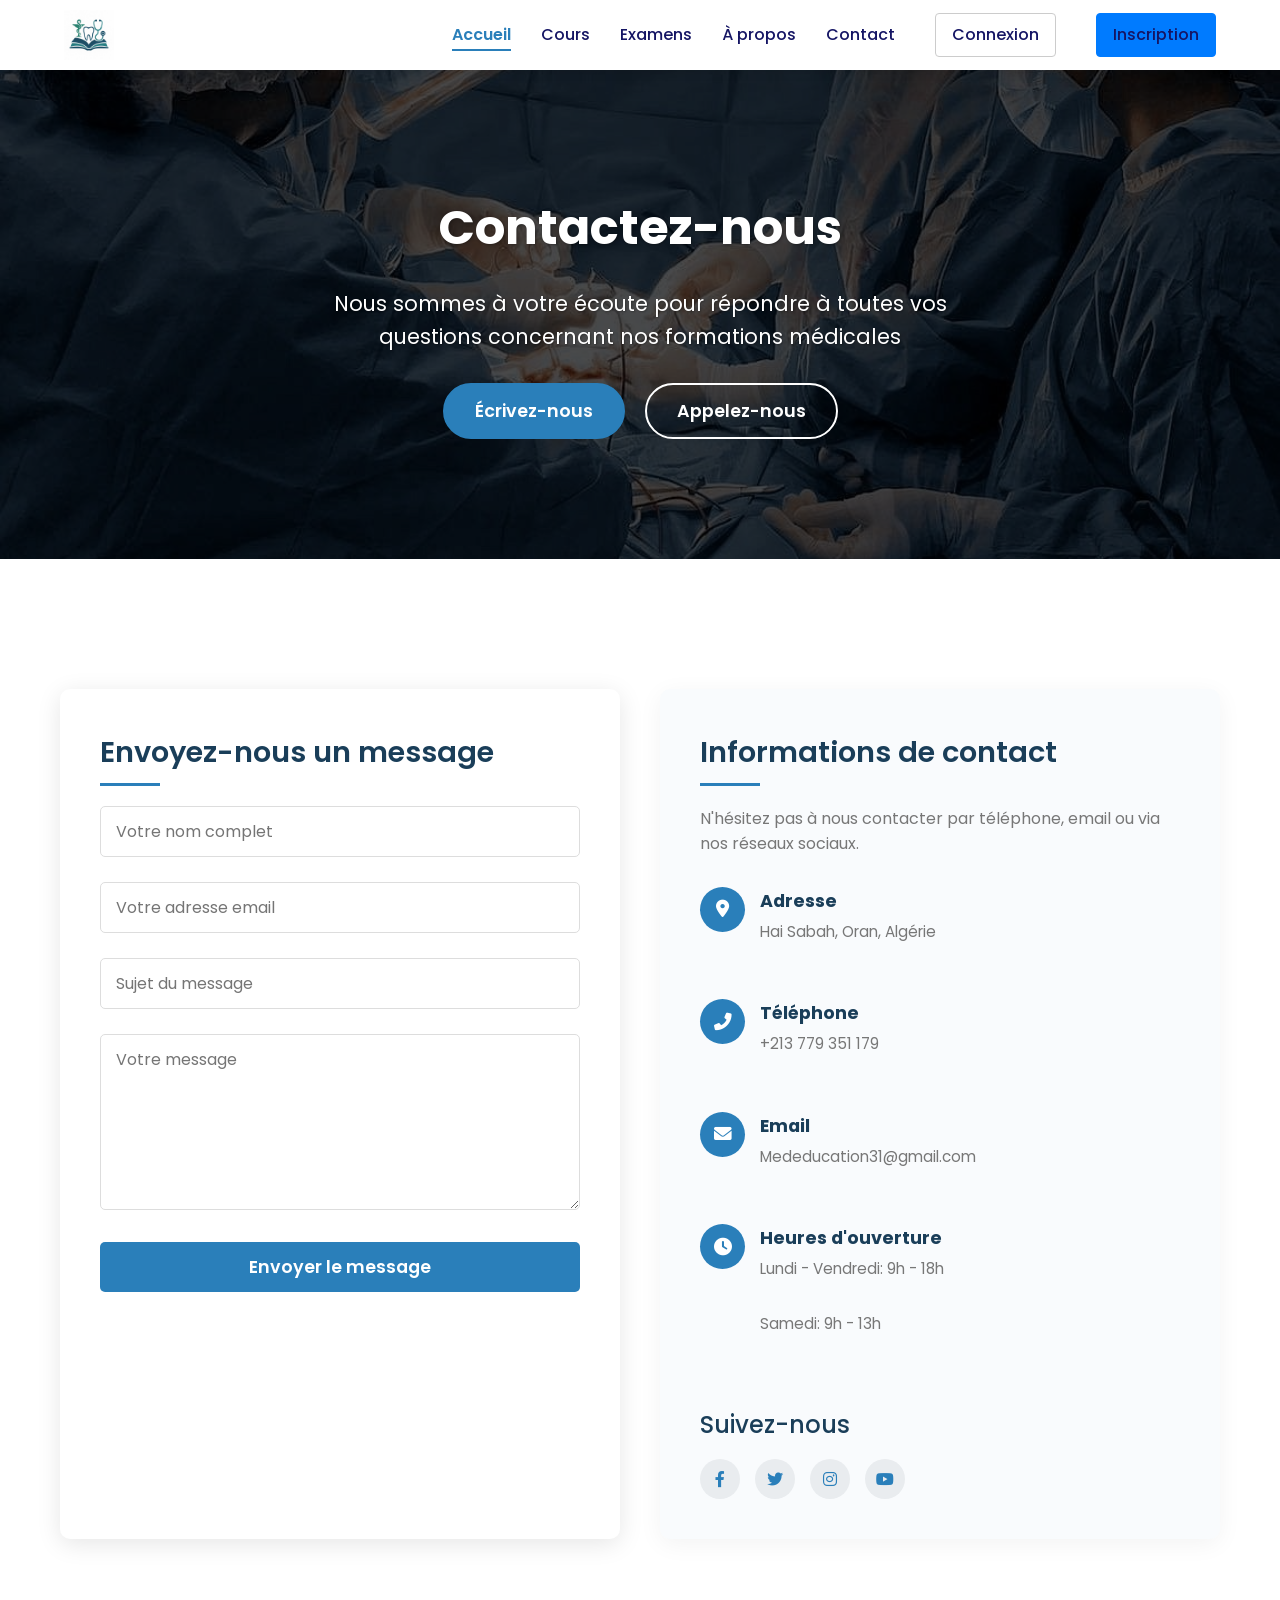
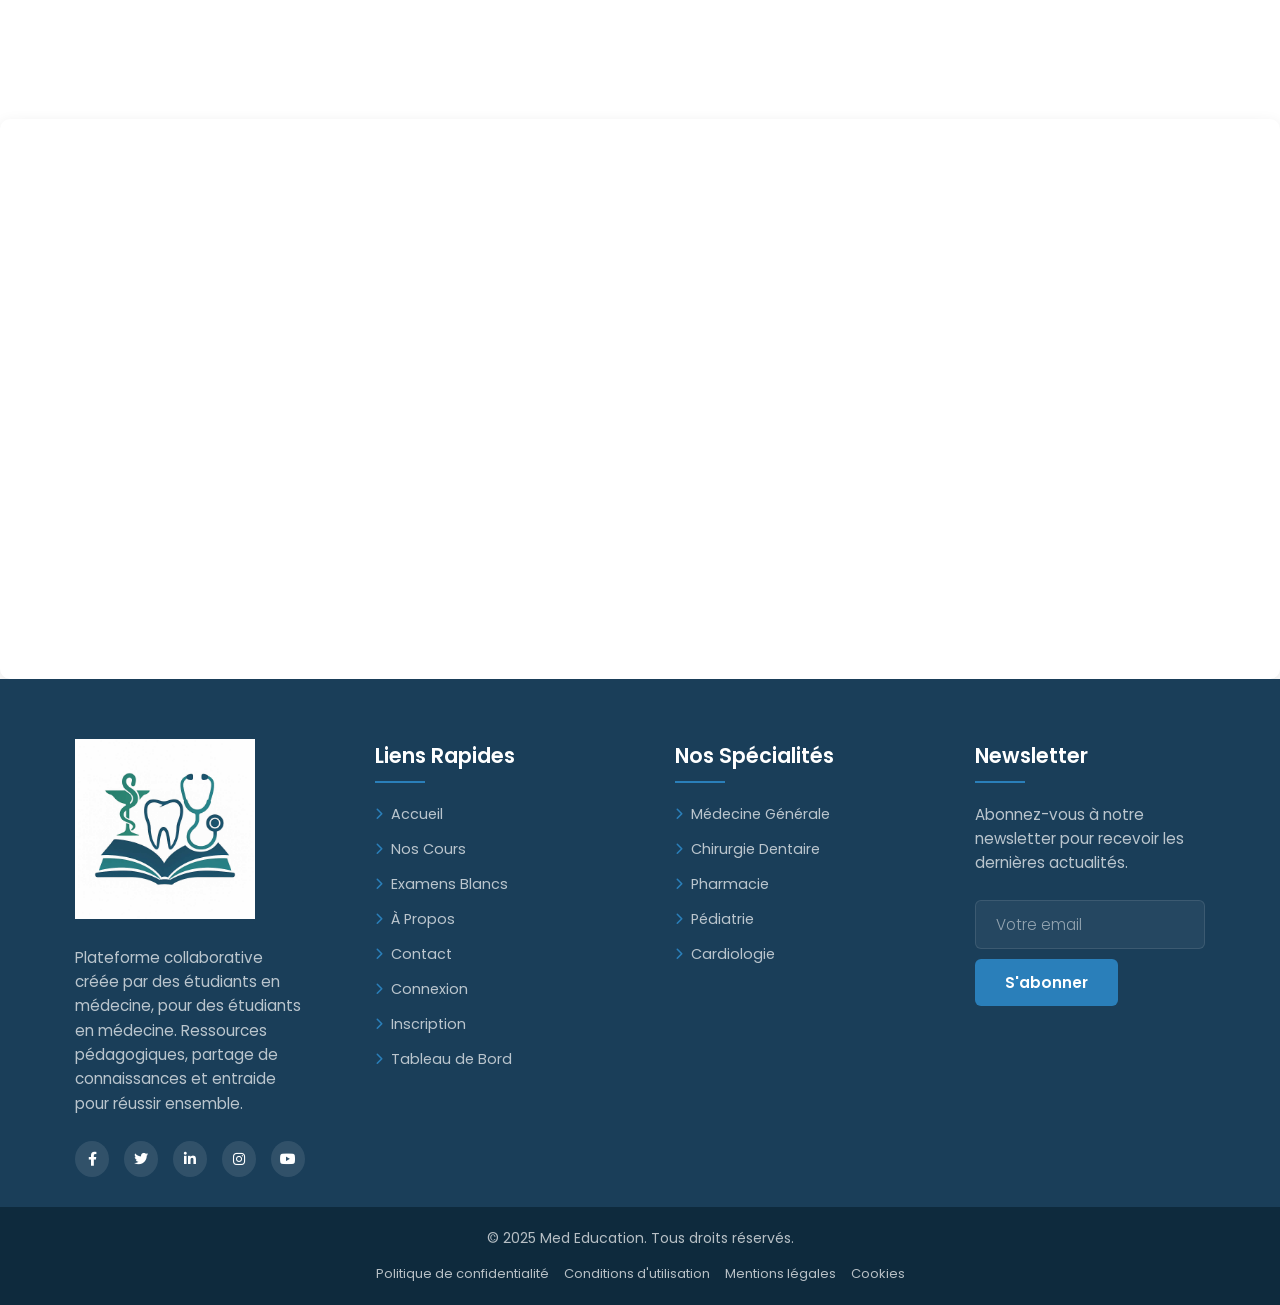
<file: contact.html>
<!DOCTYPE html>
<html lang="fr">
<head>
    <meta charset="UTF-8">
    <meta name="viewport" content="width=device-width, initial-scale=1.0">
    <title>Contact | Med Education</title>
    <link rel="stylesheet" href="https://cdnjs.cloudflare.com/ajax/libs/font-awesome/6.0.0/css/all.min.css">
    <link href="https://unpkg.com/aos@2.3.1/dist/aos.css" rel="stylesheet">
    <link rel="stylesheet" href="style.css">
</head>
<body>
    
    <nav>
    <img src="img/logo16.jpg" alt="Logo Med Education" width="150" height="50">
    <div class="navigation">
        <button class="menu-toggle" aria-label="Menu">
            <i class="fas fa-bars"></i>
        </button>
        <ul class="nav-links">
            <li><a href="index.html" class="active">Accueil</a></li>
            <li><a href="courses.html">Cours</a></li>
            <li><a href="exmens.html">Examens</a></li>
            <li><a href="about.html">À propos</a></li>
            <li><a href="contact.html">Contact</a></li>
            <li><a href="login.html" class="btn-login">Connexion</a></li>
            <li><a href="register.html" class="btn-register">Inscription</a></li>
        </ul>
    </div>
</nav>

    <!-- Header Section -->
<section class="contact-header" style="background: linear-gradient(rgba(0, 0, 0, 0.7), rgba(0, 0, 0, 0.7)), url('img/etudiatns\ med.jpg') no-repeat center center/cover;">
    <div class="container">
        <h1 data-aos="fade-down">Contactez-nous</h1>
        <p data-aos="fade-up" data-aos-delay="200">Nous sommes à votre écoute pour répondre à toutes vos questions concernant nos formations médicales</p>
        <div class="header-cta" data-aos="fade-up" data-aos-delay="400">
            <a href="#contact-form" class="btn btn-primary">Écrivez-nous</a>
            <a href="tel:+213779351179" class="btn btn-secondary">Appelez-nous</a>
        </div>
    </div>
</section>

    <!-- Contact Section -->
    <section class="contact-section">
        <div class="contact-container">
            <div class="contact-form" data-aos="fade-right">
                <h2>Envoyez-nous un message</h2>
                <form action="#" method="POST">
                    <div class="form-group">
                        <input type="text" name="name" placeholder="Votre nom complet" required>
                    </div>
                    <div class="form-group">
                        <input type="email" name="email" placeholder="Votre adresse email" required>
                    </div>
                    <div class="form-group">
                        <input type="text" name="subject" placeholder="Sujet du message">
                    </div>
                    <div class="form-group">
                        <textarea name="message" rows="6" placeholder="Votre message" required></textarea>
                    </div>
                    <button type="submit" class="btn">Envoyer le message</button>
                </form>
            </div>

            <div class="contact-info" data-aos="fade-left">
                <h2>Informations de contact</h2>
                <p>N'hésitez pas à nous contacter par téléphone, email ou via nos réseaux sociaux.</p>
                
                <div class="contact-details">
                    <div class="contact-item">
                        <div class="contact-icon">
                            <i class="fas fa-map-marker-alt"></i>
                        </div>
                        <div class="contact-text">
                            <h4>Adresse</h4>
                            <p>Hai Sabah, Oran, Algérie</p>
                        </div>
                    </div>
                    
                    <div class="contact-item">
                        <div class="contact-icon">
                            <i class="fas fa-phone-alt"></i>
                        </div>
                        <div class="contact-text">
                            <h4>Téléphone</h4>
                            <p><a href="tel:+213779351179">+213 779 351 179</a></p>
                        </div>
                    </div>
                    
                    <div class="contact-item">
                        <div class="contact-icon">
                            <i class="fas fa-envelope"></i>
                        </div>
                        <div class="contact-text">
                            <h4>Email</h4>
                            <p><a href="mailto:Mededucation31@gmail.com">Mededucation31@gmail.com</a></p>
                        </div>
                    </div>
                    
                    <div class="contact-item">
                        <div class="contact-icon">
                            <i class="fas fa-clock"></i>
                        </div>
                        <div class="contact-text">
                            <h4>Heures d'ouverture</h4>
                            <p>Lundi - Vendredi: 9h - 18h</p>
                            <p>Samedi: 9h - 13h</p>
                        </div>
                    </div>
                </div>
                
                <div class="contact-social">
                    <h3>Suivez-nous</h3>
                    <div class="social-links">
                        <a href="#" aria-label="Facebook"><i class="fab fa-facebook-f"></i></a>
                        <a href="#" aria-label="Twitter"><i class="fab fa-twitter"></i></a>
                        <a href="#" aria-label="Instagram"><i class="fab fa-instagram"></i></a>
                        <a href="#" aria-label="YouTube"><i class="fab fa-youtube"></i></a>
                    </div>
                </div>
            </div>
        </div>
    </section>

    <!-- Map Section -->
    <section class="map-section">
        <iframe src="https://www.google.com/maps/embed?pb=!1m18!1m12!1m3!1d102623.34801402903!2d-0.7032443!3d35.6918785!2m3!1f0!2f0!3f0!3m2!1i1024!2i768!4f13.1!3m3!1m2!1s0xd7e8a6a280c5b1d%3A0x5cb7e97c6e9f726b!2sOran!5e0!3m2!1sfr!2sdz!4v1620000000000!5m2!1sfr!2sdz" 
                width="100%" 
                height="450" 
                style="border:0;" 
                allowfullscreen="" 
                loading="lazy"></iframe>
    </section>

    <!-- Footer -->
    <footer class="footer">
        <div class="footer-container">
            <div class="footer-col">
                <img src="img/logo16.jpg" alt="Med Education" class="footer-logo">
                <p class="footer-description">
                    Plateforme collaborative créée par des étudiants en médecine, pour des étudiants en médecine. 
                    Ressources pédagogiques, partage de connaissances et entraide pour réussir ensemble.
                </p>
                <div class="social-links">
                    <a href="#" aria-label="Facebook"><i class="fab fa-facebook-f"></i></a>
                    <a href="#" aria-label="Twitter"><i class="fab fa-twitter"></i></a>
                    <a href="#" aria-label="LinkedIn"><i class="fab fa-linkedin-in"></i></a>
                    <a href="#" aria-label="Instagram"><i class="fab fa-instagram"></i></a>
                    <a href="#" aria-label="YouTube"><i class="fab fa-youtube"></i></a>
                </div>
            </div>

            <div class="footer-col">
                <h3 class="footer-title">Liens Rapides</h3>
                <ul class="footer-links">
                    <li><a href="index.html"><i class="fas fa-chevron-right"></i> Accueil</a></li>
                    <li><a href="courses.html"><i class="fas fa-chevron-right"></i> Nos Cours</a></li>
                    <li><a href="exmens.html"><i class="fas fa-chevron-right"></i> Examens Blancs</a></li>
                    <li><a href="about.html"><i class="fas fa-chevron-right"></i> À Propos</a></li>
                    <li><a href="contact.html"><i class="fas fa-chevron-right"></i> Contact</a></li>
                    <li><a href="login.html"><i class="fas fa-chevron-right"></i> Connexion</a></li>
                    <li><a href="register.html"><i class="fas fa-chevron-right"></i> Inscription</a></li>
                    
                    <li><a href="dashboard.html"><i class="fas fa-chevron-right"></i> Tableau de Bord</a></li>
                </ul>
            </div>

            <div class="footer-col">
                <h3 class="footer-title">Nos Spécialités</h3>
                <ul class="footer-links">
                    <li><a href="#"><i class="fas fa-chevron-right"></i> Médecine Générale</a></li>
                    <li><a href="#"><i class="fas fa-chevron-right"></i> Chirurgie Dentaire</a></li>
                    <li><a href="#"><i class="fas fa-chevron-right"></i> Pharmacie</a></li>
                    <li><a href="#"><i class="fas fa-chevron-right"></i> Pédiatrie</a></li>
                    <li><a href="#"><i class="fas fa-chevron-right"></i> Cardiologie</a></li>
                </ul>
            </div>

            <div class="footer-col">
                <h3 class="footer-title">Newsletter</h3>
                <p>Abonnez-vous à notre newsletter pour recevoir les dernières actualités.</p>
                <form class="newsletter-form">
                    <input type="email" placeholder="Votre email" required>
                    <button type="submit" class="btn">S'abonner</button>
                </form>
            </div>
        </div>

        <div class="footer-bottom">
            <div class="footer-bottom-container">
                <p>&copy; 2025 Med Education. Tous droits réservés.</p>
                <div class="legal-links">
                    <a href="#">Politique de confidentialité</a>
                    <a href="#">Conditions d'utilisation</a>
                    <a href="#">Mentions légales</a>
                    <a href="#">Cookies</a>
                </div>
            </div>
        </div>
    </footer>

    <!-- Back to Top Button -->
    <button class="back-to-top" aria-label="Retour en haut">
        <i class="fas fa-arrow-up"></i>
    </button>

    <script src="https://unpkg.com/aos@2.3.1/dist/aos.js"></script>
    <script>
        // Initialize AOS animations
        AOS.init({
            duration: 800,
            once: true
        });

        // Back to top button
        const backToTopBtn = document.querySelector('.back-to-top');
        window.addEventListener('scroll', () => {
            if (window.scrollY > 300) {
                backToTopBtn.classList.add('show');
            } else {
                backToTopBtn.classList.remove('show');
            }
        });

        backToTopBtn.addEventListener('click', () => {
            window.scrollTo({
                top: 0,
                behavior: 'smooth'
            });
        });
    </script>
    <script src="script.js"></script>
</body>
</html>
</file>
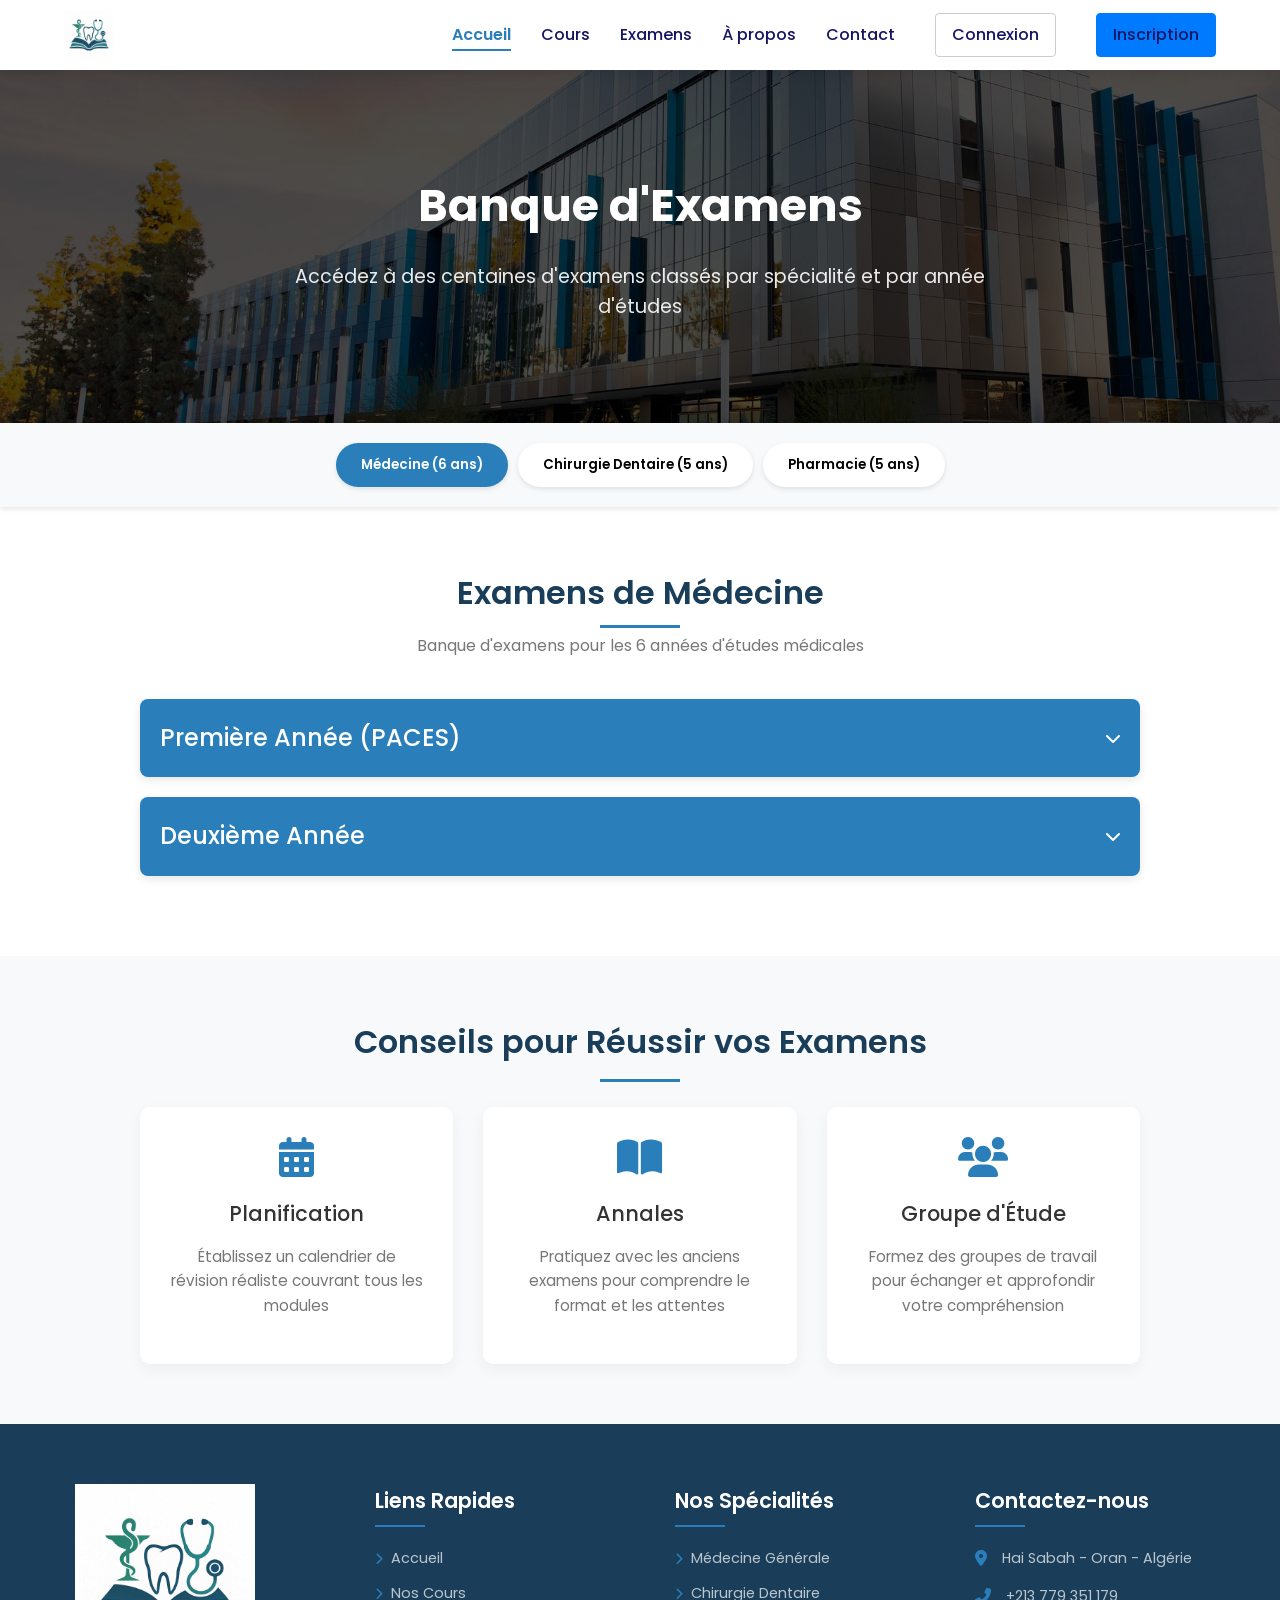
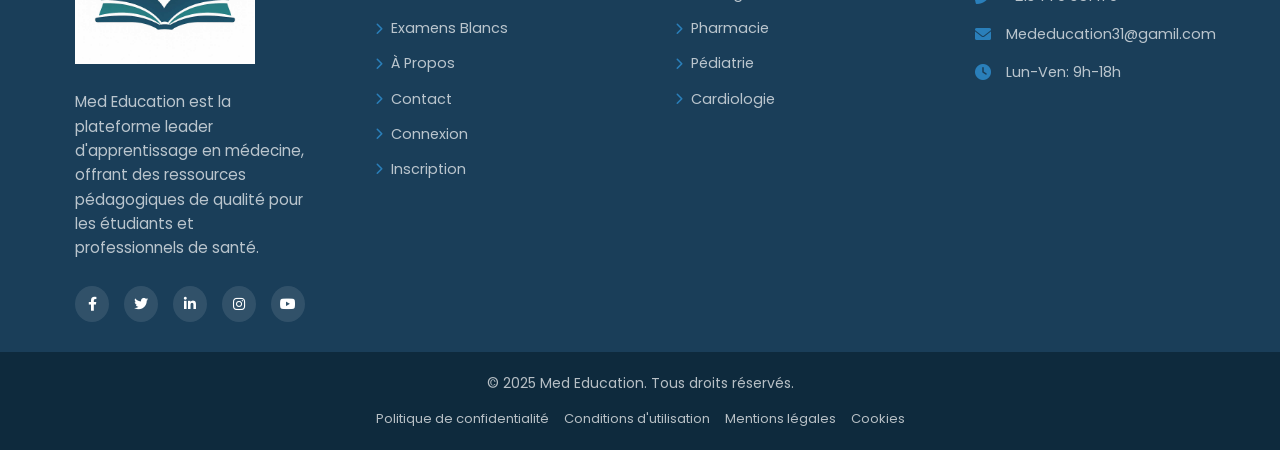
<file: exmens.html>
<!DOCTYPE html>
<html lang="fr">
<head>
    <meta charset="UTF-8">
    <meta name="viewport" content="width=device-width, initial-scale=1.0">
    <title>Examens | Med Education</title>
    <link rel="stylesheet" href="https://cdnjs.cloudflare.com/ajax/libs/font-awesome/6.0.0/css/all.min.css">
    <link href="https://unpkg.com/aos@2.3.1/dist/aos.css" rel="stylesheet">
    <link rel="stylesheet" href="style.css">
</head>
<body>
    
  <nav>
    <img src="img/logo16.jpg" alt="Logo Med Education" width="150" height="50">
    <div class="navigation">
        <button class="menu-toggle" aria-label="Menu">
            <i class="fas fa-bars"></i>
        </button>
        <ul class="nav-links">
            <li><a href="index.html" class="active">Accueil</a></li>
            <li><a href="courses.html">Cours</a></li>
            <li><a href="exmens.html">Examens</a></li>
            <li><a href="about.html">À propos</a></li>
            <li><a href="contact.html">Contact</a></li>
            <li><a href="login.html" class="btn-login">Connexion</a></li>
            <li><a href="register.html" class="btn-register">Inscription</a></li>
        </ul>
    </div>
</nav>

    <!-- Banner Section -->
    <section class="exam-banner">
        <div class="container">
            <h1>Banque d'Examens</h1>
            <p>Accédez à des centaines d'examens classés par spécialité et par année d'études</p>
        </div>
    </section>

    <!-- Specialties Tabs -->
    <section class="specialties-tabs">
        <div class="container">
            <div class="tabs">
                <button class="tab-btn active" data-tab="medecine-exams">Médecine (6 ans)</button>
                <button class="tab-btn" data-tab="dentaire-exams">Chirurgie Dentaire (5 ans)</button>
                <button class="tab-btn" data-tab="pharmacie-exams">Pharmacie (5 ans)</button>
            </div>
        </div>
    </section>

    <!-- Medicine Exams Content -->
    <section id="medecine-exams" class="specialty-content active-tab">
        <div class="container">
            <h2 class="specialty-title">Examens de Médecine</h2>
            <p class="specialty-description">Banque d'examens pour les 6 années d'études médicales</p>
            
            <div class="years-accordion">
                <!-- Year 1 -->
                <div class="year-card" data-aos="fade-up">
                    <div class="year-header">
                        <h3>Première Année (PACES)</h3>
                        <i class="fas fa-chevron-down"></i>
                    </div>
                    <div class="year-content">
                        <div class="modules-grid">
                            <div class="module-card">
                                <h4>Anatomie Générale</h4>
                                <div class="exams-list">
                                    <a href="#" class="exam-item">
                                        <span>Examen Final 2023</span>
                                        <i class="fas fa-download"></i>
                                    </a>
                                    <a href="#" class="exam-item">
                                        <span>Session Rattrapage 2022</span>
                                        <i class="fas fa-download"></i>
                                    </a>
                                    <a href="#" class="exam-item">
                                        <span>QCM Entraînement</span>
                                        <i class="fas fa-download"></i>
                                    </a>
                                </div>
                            </div>
                            
                            <div class="module-card">
                                <h4>Biologie Cellulaire</h4>
                                <div class="exams-list">
                                    <a href="#" class="exam-item">
                                        <span>Examen Final 2023</span>
                                        <i class="fas fa-download"></i>
                                    </a>
                                    <a href="#" class="exam-item">
                                        <span>Session Rattrapage 2022</span>
                                        <i class="fas fa-download"></i>
                                    </a>
                                </div>
                            </div>
                            
                            <div class="module-card">
                                <h4>Biophysique</h4>
                                <div class="exams-list">
                                    <a href="#" class="exam-item">
                                        <span>Examen Final 2023</span>
                                        <i class="fas fa-download"></i>
                                    </a>
                                </div>
                            </div>
                        </div>
                    </div>
                </div>

                <!-- Year 2 -->
                <div class="year-card" data-aos="fade-up">
                    <div class="year-header">
                        <h3>Deuxième Année</h3>
                        <i class="fas fa-chevron-down"></i>
                    </div>
                    <div class="year-content">
                        <div class="modules-grid">
                            <div class="module-card">
                                <h4>Physiologie</h4>
                                <div class="exams-list">
                                    <a href="#" class="exam-item">
                                        <span>Examen Final 2023</span>
                                        <i class="fas fa-download"></i>
                                    </a>
                                    <a href="#" class="exam-item">
                                        <span>QCM Séance 5</span>
                                        <i class="fas fa-download"></i>
                                    </a>
                                </div>
                            </div>
                            
                            <div class="module-card">
                                <h4>Biochimie</h4>
                                <div class="exams-list">
                                    <a href="#" class="exam-item">
                                        <span>Examen Partiel</span>
                                        <i class="fas fa-download"></i>
                                    </a>
                                </div>
                            </div>
                        </div>
                    </div>
                </div>
            </div>
        </div>
    </section>

    <!-- Dentaire Exams Content -->
    <section id="dentaire-exams" class="specialty-content">
        <div class="container">
            <h2 class="specialty-title">Examens de Chirurgie Dentaire</h2>
            <p class="specialty-description">Banque d'examens pour les 5 années d'études dentaires</p>
            
            <div class="years-accordion">
                <!-- Year 1 -->
                <div class="year-card" data-aos="fade-up">
                    <div class="year-header">
                        <h3>Première Année</h3>
                        <i class="fas fa-chevron-down"></i>
                    </div>
                    <div class="year-content">
                        <div class="modules-grid">
                            <div class="module-card">
                                <h4>Anatomie Dentaire</h4>
                                <div class="exams-list">
                                    <a href="#" class="exam-item">
                                        <span>Examen Final 2023</span>
                                        <i class="fas fa-download"></i>
                                    </a>
                                    <a href="#" class="exam-item">
                                        <span>TP Évaluation</span>
                                        <i class="fas fa-download"></i>
                                    </a>
                                </div>
                            </div>
                            
                            <div class="module-card">
                                <h4>Matériaux Dentaires</h4>
                                <div class="exams-list">
                                    <a href="#" class="exam-item">
                                        <span>Partiel 2023</span>
                                        <i class="fas fa-download"></i>
                                    </a>
                                </div>
                            </div>
                        </div>
                    </div>
                </div>
            </div>
        </div>
    </section>

    <!-- Pharmacie Exams Content -->
    <section id="pharmacie-exams" class="specialty-content">
        <div class="container">
            <h2 class="specialty-title">Examens de Pharmacie</h2>
            <p class="specialty-description">Banque d'examens pour les 5 années d'études pharmaceutiques</p>
            
            <div class="years-accordion">
                <!-- Year 1 -->
                <div class="year-card" data-aos="fade-up">
                    <div class="year-header">
                        <h3>Première Année</h3>
                        <i class="fas fa-chevron-down"></i>
                    </div>
                    <div class="year-content">
                        <div class="modules-grid">
                            <div class="module-card">
                                <h4>Chimie Pharmaceutique</h4>
                                <div class="exams-list">
                                    <a href="#" class="exam-item">
                                        <span>Examen Final 2023</span>
                                        <i class="fas fa-download"></i>
                                    </a>
                                    <a href="#" class="exam-item">
                                        <span>Session Rattrapage</span>
                                        <i class="fas fa-download"></i>
                                    </a>
                                </div>
                            </div>
                            
                            <div class="module-card">
                                <h4>Galenique</h4>
                                <div class="exams-list">
                                    <a href="#" class="exam-item">
                                        <span>TP Évaluation</span>
                                        <i class="fas fa-download"></i>
                                    </a>
                                </div>
                            </div>
                        </div>
                    </div>
                </div>
            </div>
        </div>
    </section>

    <!-- Exam Tips Section -->
    <section class="exam-tips">
        <div class="container">
            <h2>Conseils pour Réussir vos Examens</h2>
            <div class="tips-grid">
                <div class="tip-card" data-aos="fade-up">
                    <i class="fas fa-calendar-alt"></i>
                    <h3>Planification</h3>
                    <p>Établissez un calendrier de révision réaliste couvrant tous les modules</p>
                </div>
                
                <div class="tip-card" data-aos="fade-up" data-aos-delay="100">
                    <i class="fas fa-book-open"></i>
                    <h3>Annales</h3>
                    <p>Pratiquez avec les anciens examens pour comprendre le format et les attentes</p>
                </div>
                
                <div class="tip-card" data-aos="fade-up" data-aos-delay="200">
                    <i class="fas fa-users"></i>
                    <h3>Groupe d'Étude</h3>
                    <p>Formez des groupes de travail pour échanger et approfondir votre compréhension</p>
                </div>
            </div>
        </div>
    </section>

    <!-- Footer Section -->
    <footer class="footer">
        <div class="footer-container">
            <div class="footer-col">
                <img src="img/logo16.jpg" alt="Med Education" class="footer-logo">
                <p class="footer-description">
                    Med Education est la plateforme leader d'apprentissage en médecine, offrant des ressources pédagogiques de qualité pour les étudiants et professionnels de santé.
                </p>
                <div class="social-links">
                    <a href="#" aria-label="Facebook"><i class="fab fa-facebook-f"></i></a>
                    <a href="#" aria-label="Twitter"><i class="fab fa-twitter"></i></a>
                    <a href="#" aria-label="LinkedIn"><i class="fab fa-linkedin-in"></i></a>
                    <a href="#" aria-label="Instagram"><i class="fab fa-instagram"></i></a>
                    <a href="#" aria-label="YouTube"><i class="fab fa-youtube"></i></a>
                </div>
            </div>

            <div class="footer-col">
                <h3 class="footer-title">Liens Rapides</h3>
                <ul class="footer-links">
                    <li><a href="index.html"><i class="fas fa-chevron-right"></i> Accueil</a></li>
                    <li><a href="courses.html"><i class="fas fa-chevron-right"></i> Nos Cours</a></li>
                    <li><a href="exmens.html"><i class="fas fa-chevron-right"></i> Examens Blancs</a></li>
                    <li><a href="about.html"><i class="fas fa-chevron-right"></i> À Propos</a></li>
                    <li><a href="contact.html"><i class="fas fa-chevron-right"></i> Contact</a></li>
                    <li><a href="login.html"><i class="fas fa-chevron-right"></i> Connexion</a></li>
                    <li><a href="register.html"><i class="fas fa-chevron-right"></i> Inscription</a></li>
                </ul>
            </div>

            <div class="footer-col">
                <h3 class="footer-title">Nos Spécialités</h3>
                <ul class="footer-links">
                    <li><a href="#"><i class="fas fa-chevron-right"></i> Médecine Générale</a></li>
                    <li><a href="#"><i class="fas fa-chevron-right"></i> Chirurgie Dentaire</a></li>
                    <li><a href="#"><i class="fas fa-chevron-right"></i> Pharmacie</a></li>
                    <li><a href="#"><i class="fas fa-chevron-right"></i> Pédiatrie</a></li>
                    <li><a href="#"><i class="fas fa-chevron-right"></i> Cardiologie</a></li>
                </ul>
            </div>

            <div class="footer-col">
                <h3 class="footer-title">Contactez-nous</h3>
                <ul class="footer-contact">
                    <li>
                        <i class="fas fa-map-marker-alt"></i>
                        <span>Hai Sabah - Oran - Algérie</span>
                    </li>
                    <li>
                        <i class="fas fa-phone-alt"></i>
                        <span>+213  779 351 179</span>
                    </li>
                    <li>
                        <i class="fas fa-envelope"></i>
                        <span>Mededucation31@gamil.com</span>
                    </li>
                    <li>
                        <i class="fas fa-clock"></i>
                        <span>Lun-Ven: 9h-18h</span>
                    </li>
                </ul>
            </div>
        </div>

        <div class="footer-bottom">
            <div class="footer-bottom-container">
                <p>&copy; 2025 Med Education. Tous droits réservés.</p>
                <div class="legal-links">
                    <a href="#">Politique de confidentialité</a>
                    <a href="#">Conditions d'utilisation</a>
                    <a href="#">Mentions légales</a>
                    <a href="#">Cookies</a>
                </div>
            </div>
        </div>
    </footer>

    <script src="https://unpkg.com/aos@2.3.1/dist/aos.js"></script>
    <script>
        // Initialize AOS animations
        AOS.init({
            duration: 800,
            once: true
        });

        // Tab functionality
        document.addEventListener('DOMContentLoaded', function() {
            const tabBtns = document.querySelectorAll('.tab-btn');
            const tabContents = document.querySelectorAll('.specialty-content');

            tabBtns.forEach(btn => {
                btn.addEventListener('click', function() {
                    // Remove active class from all buttons and contents
                    tabBtns.forEach(btn => btn.classList.remove('active'));
                    tabContents.forEach(content => content.classList.remove('active-tab'));

                    // Add active class to clicked button
                    this.classList.add('active');

                    // Show corresponding content
                    const tabId = this.getAttribute('data-tab');
                    document.getElementById(tabId).classList.add('active-tab');
                });
            });

            // Accordion functionality
            const yearHeaders = document.querySelectorAll('.year-header');
            yearHeaders.forEach(header => {
                header.addEventListener('click', () => {
                    const content = header.nextElementSibling;
                    const icon = header.querySelector('i');
                    
                    // Toggle content
                    if (content.style.maxHeight) {
                        content.style.maxHeight = null;
                        icon.classList.remove('fa-chevron-up');
                        icon.classList.add('fa-chevron-down');
                    } else {
                        content.style.maxHeight = content.scrollHeight + "px";
                        icon.classList.remove('fa-chevron-down');
                        icon.classList.add('fa-chevron-up');
                    }
                });
            });
        });
    </script>
    <script src="script.js"></script>
</body>
</html>
</file>
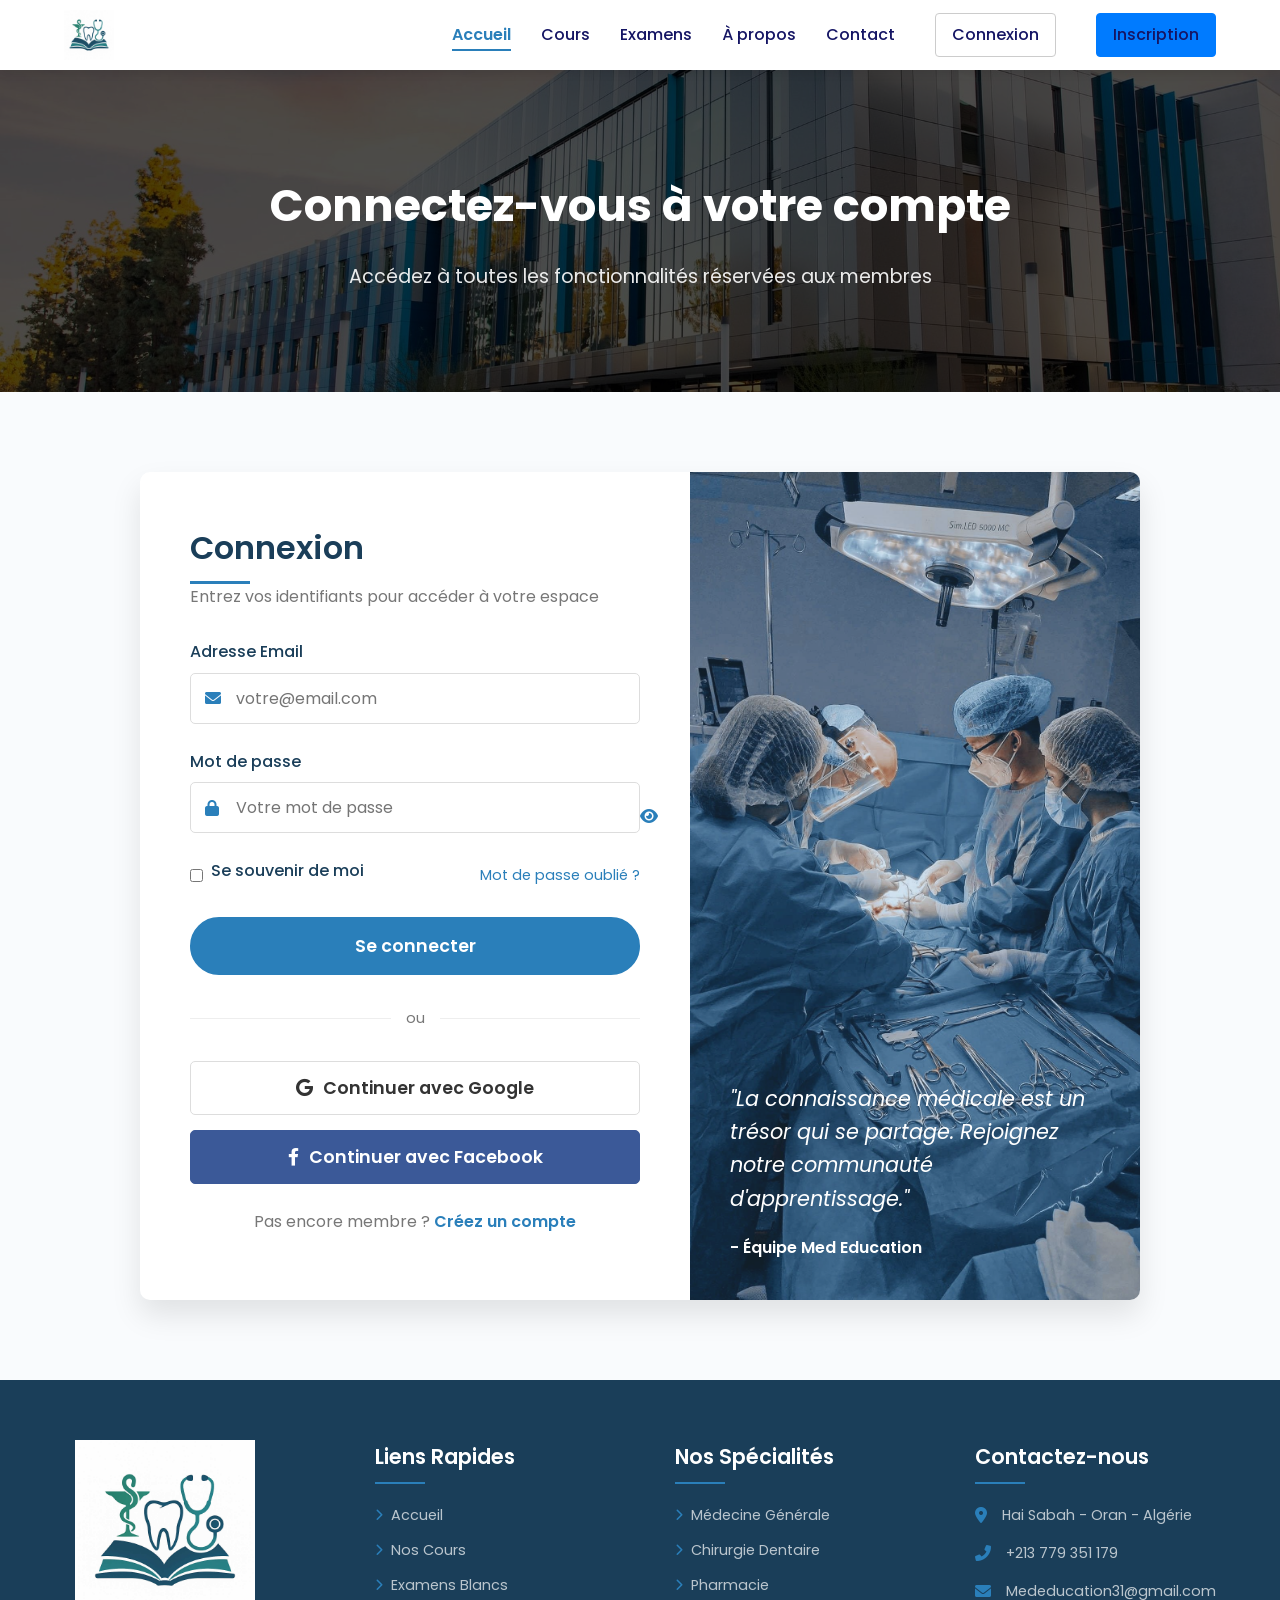
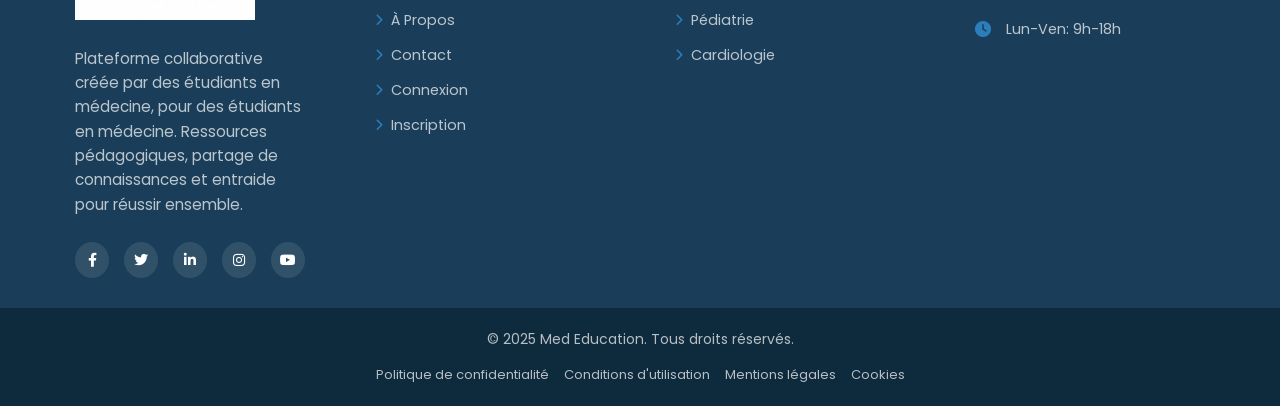
<file: login.html>
<!DOCTYPE html>
<html lang="fr">
<head>
    <meta charset="UTF-8">
    <meta name="viewport" content="width=device-width, initial-scale=1.0">
    <title>Connexion | Med Education</title>
    <link rel="stylesheet" href="https://cdnjs.cloudflare.com/ajax/libs/font-awesome/6.0.0/css/all.min.css">
    <link href="https://unpkg.com/aos@2.3.1/dist/aos.css" rel="stylesheet">
    <link rel="stylesheet" href="style.css">
</head>
<body>
    
  <nav>
    <img src="img/logo16.jpg" alt="Logo Med Education" width="150" height="50">
    <div class="navigation">
        <button class="menu-toggle" aria-label="Menu">
            <i class="fas fa-bars"></i>
        </button>
        <ul class="nav-links">
            <li><a href="index.html" class="active">Accueil</a></li>
            <li><a href="courses.html">Cours</a></li>
            <li><a href="exmens.html">Examens</a></li>
            <li><a href="about.html">À propos</a></li>
            <li><a href="contact.html">Contact</a></li>
            <li><a href="login.html" class="btn-login">Connexion</a></li>
            <li><a href="register.html" class="btn-register">Inscription</a></li>
        </ul>
    </div>
</nav>

    <!-- Login Banner Section -->
    <section class="login-banner">
        <div class="container">
            <h1>Connectez-vous à votre compte</h1>
            <p>Accédez à toutes les fonctionnalités réservées aux membres</p>
        </div>
    </section>

    <!-- Login Section -->
    <section class="login-section">
        <div class="container">
            <div class="login-container" data-aos="fade-up">
                <div class="login-box">
                    <h2>Connexion</h2>
                    <p class="login-subtitle">Entrez vos identifiants pour accéder à votre espace</p>
                    
                    <form class="login-form" action="#" method="POST">
                        <div class="form-group">
                            <label for="email">Adresse Email</label>
                            <div class="input-group">
                                <i class="fas fa-envelope"></i>
                                <input type="email" id="email" name="email" placeholder="votre@email.com" required>
                            </div>
                        </div>
                        
                        <div class="form-group">
                            <label for="password">Mot de passe</label>
                            <div class="input-group">
                                <i class="fas fa-lock"></i>
                                <input type="password" id="password" name="password" placeholder="Votre mot de passe" required>
                                <button type="button" class="toggle-password" aria-label="Afficher le mot de passe">
                                    <i class="fas fa-eye"></i>
                                </button>
                            </div>
                        </div>
                        
                        <div class="form-options">
                            <div class="remember-me">
                                <input type="checkbox" id="remember" name="remember">
                                <label for="remember">Se souvenir de moi</label>
                            </div>
                            <a href="forgot-password.html" class="forgot-password">Mot de passe oublié ?</a>
                        </div>
                        
                        <button type="submit" class="btn btn-primary btn-block">Se connecter</button>
                        
                        <div class="login-divider">
                            <span>ou</span>
                        </div>
                        
                        <div class="social-login">
                            <a href="#" class="btn btn-social google">
                                <i class="fab fa-google"></i> Continuer avec Google
                            </a>
                            <a href="#" class="btn btn-social facebook">
                                <i class="fab fa-facebook-f"></i> Continuer avec Facebook
                            </a>
                        </div>
                    </form>
                    
                    <div class="login-footer">
                        <p>Pas encore membre ? <a href="register.html">Créez un compte</a></p>
                    </div>
                </div>
                
                <div class="login-image" data-aos="fade-left">
                    <img src="img/etudiatns med.jpg" alt="Étudiants en médecine">
                    <div class="login-quote">
                        <blockquote>
                            "La connaissance médicale est un trésor qui se partage. Rejoignez notre communauté d'apprentissage."
                        </blockquote>
                        <cite>- Équipe Med Education</cite>
                    </div>
                </div>
            </div>
        </div>
    </section>

    <!-- Footer -->
    <footer class="footer">
        <div class="footer-container">
            <div class="footer-col">
                <img src="img/logo16.jpg" alt="Med Education" class="footer-logo">
                <p class="footer-description">
                    Plateforme collaborative créée par des étudiants en médecine, pour des étudiants en médecine. 
                    Ressources pédagogiques, partage de connaissances et entraide pour réussir ensemble.
                </p>
                <div class="social-links">
                    <a href="#" aria-label="Facebook"><i class="fab fa-facebook-f"></i></a>
                    <a href="#" aria-label="Twitter"><i class="fab fa-twitter"></i></a>
                    <a href="#" aria-label="LinkedIn"><i class="fab fa-linkedin-in"></i></a>
                    <a href="#" aria-label="Instagram"><i class="fab fa-instagram"></i></a>
                    <a href="#" aria-label="YouTube"><i class="fab fa-youtube"></i></a>
                </div>
            </div>

            <div class="footer-col">
                <h3 class="footer-title">Liens Rapides</h3>
                <ul class="footer-links">
                    <li><a href="index.html"><i class="fas fa-chevron-right"></i> Accueil</a></li>
                    <li><a href="courses.html"><i class="fas fa-chevron-right"></i> Nos Cours</a></li>
                    <li><a href="exmens.html"><i class="fas fa-chevron-right"></i> Examens Blancs</a></li>
                    <li><a href="about.html"><i class="fas fa-chevron-right"></i> À Propos</a></li>
                    <li><a href="contact.html"><i class="fas fa-chevron-right"></i> Contact</a></li>
                    <li><a href="login.html"><i class="fas fa-chevron-right"></i> Connexion</a></li>
                    <li><a href="register.html"><i class="fas fa-chevron-right"></i> Inscription</a></li>
               
                </ul>
            </div>

            <div class="footer-col">
                <h3 class="footer-title">Nos Spécialités</h3>
                <ul class="footer-links">
                    <li><a href="#"><i class="fas fa-chevron-right"></i> Médecine Générale</a></li>
                    <li><a href="#"><i class="fas fa-chevron-right"></i> Chirurgie Dentaire</a></li>
                    <li><a href="#"><i class="fas fa-chevron-right"></i> Pharmacie</a></li>
                    <li><a href="#"><i class="fas fa-chevron-right"></i> Pédiatrie</a></li>
                    <li><a href="#"><i class="fas fa-chevron-right"></i> Cardiologie</a></li>
                </ul>
            </div>

            <div class="footer-col">
                <h3 class="footer-title">Contactez-nous</h3>
                <ul class="footer-contact">
                    <li>
                        <i class="fas fa-map-marker-alt"></i>
                        <span>Hai Sabah - Oran - Algérie</span>
                    </li>
                    <li>
                        <i class="fas fa-phone-alt"></i>
                        <span>+213 779 351 179</span>
                    </li>
                    <li>
                        <i class="fas fa-envelope"></i>
                        <span>Mededucation31@gmail.com</span>
                    </li>
                    <li>
                        <i class="fas fa-clock"></i>
                        <span>Lun-Ven: 9h-18h</span>
                    </li>
                </ul>
            </div>
        </div>
        

        <div class="footer-bottom">
            <div class="footer-bottom-container">
                <p>&copy; 2025 Med Education. Tous droits réservés.</p>
                <div class="legal-links">
                    <a href="#">Politique de confidentialité</a>
                    <a href="#">Conditions d'utilisation</a>
                    <a href="#">Mentions légales</a>
                    <a href="#">Cookies</a>
                </div>
            </div>
        </div>
    </footer>

    <!-- Back to Top Button -->
    <button class="back-to-top" aria-label="Retour en haut">
        <i class="fas fa-arrow-up"></i>
    </button>

    <script src="https://unpkg.com/aos@2.3.1/dist/aos.js"></script>
    <script>
        // Initialize AOS animations
        AOS.init({
            duration: 800,
            once: true
        });

        // Back to top button
        const backToTopBtn = document.querySelector('.back-to-top');
        window.addEventListener('scroll', () => {
            if (window.scrollY > 300) {
                backToTopBtn.classList.add('show');
            } else {
                backToTopBtn.classList.remove('show');
            }
        });

        backToTopBtn.addEventListener('click', () => {
            window.scrollTo({
                top: 0,
                behavior: 'smooth'
            });
        });

        // Toggle password visibility
        const togglePassword = document.querySelector('.toggle-password');
        const password = document.querySelector('#password');
        
        togglePassword.addEventListener('click', function() {
            const type = password.getAttribute('type') === 'password' ? 'text' : 'password';
            password.setAttribute('type', type);
            this.querySelector('i').classList.toggle('fa-eye-slash');
        });
    </script>
    <script src="script.js"></script>
</body>
</html>
</file>
<file: style.css>
/* ====== GLOBAL STYLES ====== */
@import url("https://fonts.googleapis.com/css2?family=Poppins:wght@100;200;300;400;500;600;700;800;900&display=swap");

:root {
  --primary-color: #2a7fba;
  --secondary-color: #3bb4a5;
  --dark-color: #1a3e59;
  --light-color: #f8f9fa;
  --accent-color: #ff6b6b;
  --text-color: #333;
  --text-light: #777;
}

* {
  margin: 0;
  padding: 0;
  box-sizing: border-box;
  font-family: "Poppins", sans-serif;
}

html {
  scroll-behavior: smooth;
}

body {
  padding-top: 70px; /* Added for fixed navbar */
  color: var(--text-color);
  line-height: 1.6;
  background-color: #fff;
}

h1 { font-size: 2.5rem; font-weight: 700; color: rgb(35, 35, 85); }
h2 { font-size: 2rem; font-weight: 600; color: var(--dark-color); }
h3 { font-size: 1.5rem; font-weight: 500; }
h6 { font-size: 1.1rem; color: rgb(24, 24, 49); }
p { margin-bottom: 1rem; }
span { font-size: 0.9rem; color: var(--text-light); }
img { max-width: 100%; height: auto; }
a { text-decoration: none; color: inherit; transition: all 0.3s ease; }
section { padding: 80px 0; }

.container {
  max-width: 1200px;
  margin: 0 auto;
  padding: 0 20px;
}

.text-center { text-align: center; }

.btn {
  display: inline-block;
  padding: 12px 30px;
  border-radius: 50px;
  font-weight: 600;
  text-decoration: none;
  transition: all 0.3s ease;
  font-size: 1.1rem;
  cursor: pointer;
  border: 2px solid transparent;
}

.btn-primary {
  background-color: var(--primary-color);
  color: white;
  border-color: var(--primary-color);
}

.btn-primary:hover {
  background-color: transparent;
  color: var(--primary-color);
}

.btn-secondary {
  background-color: var(--secondary-color);
  color: #212529;
  border-color: var(--secondary-color);
}

.btn-secondary:hover {
  background-color: transparent;
  color: var(--secondary-color);
}

/* ====== NAVIGATION ====== */
nav {
  display: flex;
  justify-content: space-between;
  align-items: center;
  padding: 1vw 5vw;
  background: #fff;
  box-shadow: 2px 2px 10px rgba(0, 0, 0, 0.1);
  position: fixed;
  width: 100%;
  z-index: 1000;
  height: 70px;
  top: 0;
}

nav img {
  width: 150px;
  cursor: pointer;
  transition: transform 0.3s;
}

nav img:hover {
  transform: scale(1.05);
}

nav .navigation ul {
  display: flex;
  gap: 30px;
  align-items: center;
  margin: 0;
  padding: 0;
}

nav .navigation ul li { list-style: none; }

nav .navigation ul li a {
  text-decoration: none;
  color: rgb(21, 21, 100);
  font-weight: 500;
  font-size: 16px;
  transition: all 0.3s;
  position: relative;
}

nav .navigation ul li a:hover { 
  color: var(--primary-color);
}

nav .navigation ul li a.active {
  color: var(--primary-color);
  font-weight: 600;
}

nav .navigation ul li a.active::after {
  content: '';
  position: absolute;
  width: 100%;
  height: 2px;
  background: var(--primary-color);
  bottom: -5px;
  left: 0;
}
nav img {
  width: auto; /* Changed from fixed width */
  height: 50px; /* Fixed height */
  max-width: 150px; /* Maximum width */
  cursor: pointer;
  transition: transform 0.3s;
  object-fit: contain; /* Ensures logo maintains aspect ratio */
}

@media (max-width: 768px) {
  nav img {
    height: 40px; /* Slightly smaller on tablets */
    max-width: 120px;
  }
}

@media (max-width: 576px) {
  nav img {
    height: 35px; /* Even smaller on mobile */
    max-width: 100px;
  }
}
.btn-login, .btn-register {
    display: inline-block;
    padding: 8px 16px;
    border-radius: 4px;
    text-decoration: none;
    font-weight: bold;
    margin-left: 10px;
}

.btn-login {
    background-color: #f0f0f0;
    color: #333;
    border: 1px solid #ccc;
}

.btn-register {
    background-color: #007bff;
    color: white;
    border: 1px solid #007bff;
}

.btn-login:hover {
    background-color: #e0e0e0;
}

.btn-register:hover {
    background-color: #0069d9;
    border-color: #0062cc;
}
/* Boutons de connexion et inscription */
.auth-buttons {
    display: flex;
    gap: 10px;
    margin-left: auto; /* Pour les aligner à droite */
}

.btn-login, .btn-register {
    padding: 8px 16px;
    border-radius: 4px;
    font-weight: 500;
    text-decoration: none;
    transition: background-color 0.3s;
}

.btn-login {
    background-color: transparent;
    color: #333;
    border: 1px solid #ccc;
}

.btn-register {
    background-color: #007bff;
    color: white;
    border: 1px solid #007bff;
}

.btn-login:hover {
    background-color: #f0f0f0;
}

.btn-register:hover {
    background-color: #0069d9;
    border-color: #0069d9;
}

/* Masquer le menu utilisateur si non connecté */
.user-menu {
    display: none; /* À afficher via JS si l'utilisateur est connecté */
}
/* ====== HOME SECTION ====== */
.home {
  background: linear-gradient(rgba(0, 0, 0, 0.7), rgba(0, 0, 0, 0.7)), 
              url('img/back.jpg') no-repeat center center;
  background-size: cover;
  color: white;
  text-align: center;
  padding: 8rem 2rem;
  min-height: 100vh;
  display: flex;
  align-items: center;
  justify-content: center;
}

.home-content { max-width: 800px; margin: 0 auto; }

.home h1 {
  font-size: 3.5rem;
  margin-bottom: 1.5rem;
  line-height: 1.2;
  color: white;
}

.home p {
  font-size: 1.5rem;
  margin-bottom: 2.5rem;
  opacity: 0.9;
}

.btn-container {
  display: flex;
  gap: 20px;
  justify-content: center;
  flex-wrap: wrap;
}

/* ====== EXAM BANNER ====== */
.exam-banner {
  background: linear-gradient(rgba(0, 0, 0, 0.7), rgba(0, 0, 0, 0.7)), 
              url('../img/back.jpg') no-repeat center center;
  background-size: cover;
  color: white;
  text-align: center;
  padding: 100px 20px;
  position: relative;
}

.exam-banner h1 {
  font-size: 2.8rem;
  margin-bottom: 20px;
  color: white;
}

.exam-banner p {
  font-size: 1.2rem;
  max-width: 700px;
  margin: 0 auto;
  opacity: 0.9;
}

/* Rest of your existing CSS remains the same */
/* ====== FEATURE SECTION ====== */
.feature {
  padding: 80px 0;
  background-color: #f9fbfd;
  position: relative;
}

.feature-content {
  max-width: 1200px;
  margin: 0 auto;
  padding: 0 20px;
  text-align: center;
}

.feature-title {
  font-size: 2.5rem;
  color: var(--dark-color);
  margin-bottom: 20px;
  position: relative;
  display: inline-block;
}

.feature-title::after {
  content: '';
  position: absolute;
  width: 60px;
  height: 3px;
  background: var(--primary-color);
  bottom: -10px;
  left: 50%;
  transform: translateX(-50%);
}

.feature-subtitle {
  color: var(--text-light);
  font-size: 1.1rem;
  max-width: 700px;
  margin: 0 auto 60px;
  line-height: 0.8;
  font-weight: 500;
  font-family: 'Poppins', sans-serif;
  font-style: italic;
  
}

.feature-list {
  display: grid;
  grid-template-columns: repeat(auto-fit, minmax(300px, 1fr));
  gap: 30px;
}

.feature-item {
  background: white;
  padding: 40px 30px;
  border-radius: 10px;
  box-shadow: 0 10px 30px rgba(0, 0, 0, 0.05);
  transition: transform 0.3s, box-shadow 0.3s;
  text-align: center;
  border-top: 3px solid transparent;
}

.feature-item:hover {
  transform: translateY(-10px);
  box-shadow: 0 15px 35px rgba(0, 0, 0, 0.1);
  border-top-color: var(--primary-color);
}

.feature-icon {
  width: 80px;
  height: 80px;
  margin: 0 auto 25px;
  display: flex;
  align-items: center;
  justify-content: center;
  background: #e8f4fc;
  border-radius: 50%;
  transition: background 0.3s;
}

.feature-item:hover .feature-icon { background: var(--primary-color); }

.feature-icon img { width: 40px; height: 40px; }

.feature-item h3 {
  color: var(--dark-color);
  font-size: 1.4rem;
  margin-bottom: 15px;
}

.feature-item p {
  color: var(--text-light);
  font-size: 1rem;
  line-height: 1.6;
  margin-bottom: 20px;
}

.feature-link {
  color: var(--primary-color);
  text-decoration: none;
  font-weight: 600;
  display: inline-block;
  transition: color 0.3s;
}

.feature-link:hover { color: var(--dark-color); }

/* ====== COURSES SECTION ====== */
.courses { padding: 80px 0; background: #fff; }

.courses-content {
  max-width: 1200px;
  margin: 0 auto;
  padding: 0 20px;
}

.section-title {
  text-align: center;
  font-size: 2.5rem;
  color: var(--dark-color);
  margin-bottom: 15px;
  position: relative;
}

.section-title::after {
  content: '';
  position: absolute;
  width: 80px;
  height: 4px;
  background: var(--primary-color);
  bottom: -10px;
  left: 50%;
  transform: translateX(-50%);
}

.section-subtitle {
  text-align: center;
  color: var(--text-light);
  font-size: 1.1rem;
  max-width: 700px;
  margin: 0 auto 60px;
  line-height: 1.6;
}

.course-list {
  display: grid;
  grid-template-columns: repeat(auto-fit, minmax(350px, 1fr));
  gap: 30px;
  margin-bottom: 50px;
}

.course-item {
  background: #fff;
  border-radius: 10px;
  overflow: hidden;
  box-shadow: 0 5px 15px rgba(0, 0, 0, 0.1);
  transition: all 0.3s ease;
  position: relative;
}

.course-item:hover {
  transform: translateY(-10px);
  box-shadow: 0 15px 30px rgba(0, 0, 0, 0.15);
}

.course-img-container {
  position: relative;
  height: 200px;
  overflow: hidden;
}

.course-img {
  width: 100%;
  height: 100%;
  object-fit: cover;
  transition: transform 0.5s;
}

.course-item:hover .course-img { transform: scale(1.05); }

.course-category {
  position: absolute;
  top: 15px;
  right: 15px;
  background: var(--primary-color);
  color: white;
  padding: 5px 15px;
  border-radius: 20px;
  font-size: 0.8rem;
  font-weight: 600;
  z-index: 1;
}

.course-info { padding: 20px; }

.course-meta {
  display: flex;
  justify-content: space-between;
  margin-bottom: 15px;
  font-size: 0.9rem;
  color: var(--text-light);
}

.course-meta i { margin-right: 5px; color: var(--primary-color); }

.course-title {
  font-size: 1.4rem;
  color: var(--dark-color);
  margin-bottom: 10px;
  line-height: 1.3;
}

.course-desc {
  color: var(--text-light);
  line-height: 1.6;
  margin-bottom: 20px;
  font-size: 0.95rem;
}

.course-footer {
  display: flex;
  justify-content: space-between;
  align-items: center;
  padding-top: 15px;
  border-top: 1px solid #eee;
}

.course-price {
  font-weight: 700;
  color: var(--dark-color);
  font-size: 1.2rem;
}

.course-btn {
  background: var(--primary-color);
  color: white;
  padding: 8px 20px;
  border-radius: 5px;
  text-decoration: none;
  font-weight: 600;
  transition: all 0.3s ease;
  display: inline-block;
}

.course-btn:hover {
  background: var(--dark-color);
  transform: translateY(-2px);
}

.courses-cta { text-align: center; margin-top: 30px; }

.cta-btn {
  display: inline-block;
  background: transparent;
  color: var(--primary-color);
  padding: 12px 30px;
  border: 2px solid var(--primary-color);
  border-radius: 50px;
  text-decoration: none;
  font-weight: 600;
  transition: all 0.3s ease;
}

.cta-btn:hover {
  background: var(--primary-color);
  color: white;
}

.cta-btn i {
  margin-left: 5px;
  transition: transform 0.3s;
}

.cta-btn:hover i { transform: translateX(3px); }
/* ====== SLIDER COMPONENT ====== */
.slider-banner {
  position: relative;
  width: 100%;
  height: 500px;
  overflow: hidden;
  margin-top: 70px; /* To clear fixed navbar */
}

.slides-container {
  width: 100%;
  height: 100%;
  display: flex;
  transition: transform 0.5s ease;
}

.slide {
  min-width: 100%;
  height: 100%;
  background-size: cover;
  background-position: center;
  display: flex;
  align-items: center;
  justify-content: center;
  text-align: center;
  color: white;
  position: relative;
}

.slide-content {
  max-width: 800px;
  padding: 0 20px;
  z-index: 2;
}

.slide h1 {
  font-size: 2.5rem;
  margin-bottom: 20px;
  color: white;
}

.slide p {
  font-size: 1.2rem;
  margin-bottom: 30px;
  opacity: 0.9;
}

.slider-control {
  position: absolute;
  top: 50%;
  transform: translateY(-50%);
  background: rgba(0,0,0,0.5);
  color: white;
  border: none;
  padding: 15px;
  cursor: pointer;
  font-size: 1.5rem;
  z-index: 10;
  transition: all 0.3s;
}

.slider-control:hover {
  background: rgba(0,0,0,0.8);
}

.prev {
  left: 20px;
}

.next {
  right: 20px;
}

.slider-pagination {
  position: absolute;
  bottom: 20px;
  left: 50%;
  transform: translateX(-50%);
  display: flex;
  gap: 10px;
  z-index: 10;
}

.dot {
  width: 12px;
  height: 12px;
  border-radius: 50%;
  background: rgba(255,255,255,0.5);
  cursor: pointer;
  transition: all 0.3s;
}

.dot.active {
  background: white;
  transform: scale(1.2);
}

/* Responsive slider */
@media (max-width: 768px) {
  .slider-banner {
    height: 400px;
  }
  
  .slide h1 {
    font-size: 2rem;
  }
  
  .slide p {
    font-size: 1rem;
  }
}

@media (max-width: 576px) {
  .slider-banner {
    height: 350px;
  }
  
  .slide h1 {
    font-size: 1.8rem;
  }
  
  .slider-control {
    padding: 10px;
    font-size: 1.2rem;
  }
}

/* ====== SPECIALTIES TABS ====== */
.specialties-tabs {
  background: #f8f9fa;
  padding: 20px 0;
  position: sticky;
  top: 70px;
  z-index: 999;
  box-shadow: 0 2px 5px rgba(0,0,0,0.1);
}

.tabs {
  display: flex;
  justify-content: center;
  gap: 10px;
  flex-wrap: wrap;
}

.tab-btn {
  padding: 12px 25px;
  background: white;
  border: none;
  border-radius: 30px;
  font-weight: 600;
  cursor: pointer;
  transition: all 0.3s;
  box-shadow: 0 2px 5px rgba(0,0,0,0.1);
}

.tab-btn.active {
  background: var(--primary-color);
  color: white;
}

.tab-btn:hover:not(.active) {
  background: #e9ecef;
}

/* Specialty Content */
.specialty-content {
  display: none;
  padding: 60px 0;
}

.specialty-content.active-tab {
  display: block;
}

.specialty-title {
  text-align: center;
  margin-bottom: 15px;
  color: var(--dark-color);
  position: relative;
}

.specialty-title::after {
  content: '';
  position: absolute;
  width: 80px;
  height: 3px;
  background: var(--primary-color);
  bottom: -10px;
  left: 50%;
  transform: translateX(-50%);
}

.specialty-description {
  text-align: center;
  max-width: 700px;
  margin: 0 auto 40px;
  color: var(--text-light);
}

/* Years Accordion */
.years-accordion {
  max-width: 1000px;
  margin: 0 auto;
}

.year-card {
  background: white;
  border-radius: 8px;
  overflow: hidden;
  box-shadow: 0 3px 10px rgba(0,0,0,0.1);
  margin-bottom: 20px;
}

.year-header {
  padding: 20px;
  background: var(--primary-color);
  color: white;
  display: flex;
  justify-content: space-between;
  align-items: center;
  cursor: pointer;
}

.year-header h3 {
  margin: 0;
  color: white;
}

.year-header i {
  transition: transform 0.3s;
}

.year-content {
  max-height: 0;
  overflow: hidden;
  transition: max-height 0.3s ease-out;
}

/* Modules Grid */
.modules-grid {
  display: grid;
  grid-template-columns: repeat(auto-fill, minmax(300px, 1fr));
  gap: 20px;
  padding: 20px;
}

.module-card {
  background: #f8f9fa;
  border-radius: 8px;
  padding: 15px;
  border-left: 4px solid var(--primary-color);
}

.module-card h4 {
  margin-top: 0;
  margin-bottom: 15px;
  color: var(--dark-color);
}

.exams-list {
  display: flex;
  flex-direction: column;
  gap: 10px;
}

.exam-item {
  display: flex;
  justify-content: space-between;
  align-items: center;
  padding: 10px 15px;
  background: white;
  border-radius: 5px;
  color: var(--text-color);
  transition: all 0.3s;
  box-shadow: 0 2px 5px rgba(0,0,0,0.05);
}

.exam-item:hover {
  background: var(--primary-color);
  color: white;
  transform: translateX(5px);
}

.exam-item i {
  margin-left: 10px;
}

/* Exam Tips Section */
.exam-tips {
  background: #f8f9fa;
  padding: 60px 0;
}

.exam-tips h2 {
  text-align: center;
  margin-bottom: 40px;
  position: relative;
}

.exam-tips h2::after {
  content: '';
  position: absolute;
  width: 80px;
  height: 3px;
  background: var(--primary-color);
  bottom: -15px;
  left: 50%;
  transform: translateX(-50%);
}

.tips-grid {
  display: grid;
  grid-template-columns: repeat(auto-fit, minmax(250px, 1fr));
  gap: 30px;
  max-width: 1000px;
  margin: 0 auto;
}

.tip-card {
  background: white;
  padding: 30px;
  border-radius: 10px;
  text-align: center;
  box-shadow: 0 5px 15px rgba(0,0,0,0.05);
  transition: transform 0.3s;
}

.tip-card:hover {
  transform: translateY(-10px);
}

.tip-card i {
  font-size: 2.5rem;
  color: var(--primary-color);
  margin-bottom: 20px;
}

.tip-card h3 {
  font-size: 1.3rem;
  margin-bottom: 15px;
}

.tip-card p {
  color: var(--text-light);
  font-size: 0.95rem;
}

/* ====== ABOUT SECTION ====== */
.about {
  padding: 100px 0;
  background-color: #f9fbfd;
}

.about-container {
  display: flex;
  align-items: center;
  gap: 50px;
  max-width: 1200px;
  margin: 0 auto;
  padding: 0 20px;
}

.about-img {
  flex: 1;
  border-radius: 10px;
  overflow: hidden;
  box-shadow: 0 15px 30px rgba(0, 0, 0, 0.1);
}

.about-img img {
  width: 100%;
  height: auto;
  display: block;
  transition: transform 0.5s ease;
}

.about-img:hover img {
  transform: scale(1.03);
}

.about-content {
  flex: 1;
}

.about-title {
  font-size: 2.5rem;
  color: var(--dark-color);
  margin-bottom: 20px;
  position: relative;
}

.about-title::after {
  content: '';
  position: absolute;
  width: 80px;
  height: 3px;
  background: var(--primary-color);
  bottom: -10px;
  left: 0;
}

.about-text {
  margin-bottom: 20px;
  color: var(--text-light);
  line-height: 1.6;
  font-size: 1.1rem;
}

.about-stats {
  display: grid;
  grid-template-columns: repeat(3, 1fr);
  gap: 20px;
  margin-top: 40px;
}

.stat-item {
  text-align: center;
  padding: 25px 15px;
  background: white;
  border-radius: 8px;
  box-shadow: 0 5px 15px rgba(0, 0, 0, 0.05);
  transition: transform 0.3s ease;
}

.stat-item:hover {
  transform: translateY(-5px);
}

.stat-number {
  font-size: 2.5rem;
  font-weight: 700;
  color: var(--primary-color);
  margin-bottom: 5px;
}

.stat-label {
  font-size: 1rem;
  color: var(--text-light);
  font-weight: 500;
}

/* ====== TEAM SECTION ====== */
.team {
  padding: 100px 0;
  background: white;
}

.section-title {
  text-align: center;
  font-size: 2.5rem;
  color: var(--dark-color);
  margin-bottom: 15px;
}

.section-subtitle {
  text-align: center;
  color: var(--text-light);
  margin-bottom: 50px;
  font-size: 1.1rem;
  max-width: 700px;
  margin-left: auto;
  margin-right: auto;
}

.team-grid {
  display: grid;
  grid-template-columns: repeat(auto-fit, minmax(280px, 1fr));
  gap: 30px;
  max-width: 1200px;
  margin: 0 auto;
  padding: 0 20px;
}

.team-member {
  background: white;
  border-radius: 10px;
  overflow: hidden;
  box-shadow: 0 10px 30px rgba(0, 0, 0, 0.1);
  transition: all 0.3s ease;
}

.team-member:hover {
  transform: translateY(-10px);
  box-shadow: 0 15px 40px rgba(0, 0, 0, 0.15);
}

.team-img {
  width: 100%;
  height: 280px;
  object-fit: cover;
  object-position: top;
}

.team-info {
  padding: 25px;
}

.team-name {
  font-size: 1.4rem;
  margin-bottom: 5px;
  color: var(--dark-color);
  font-weight: 600;
}

.team-role {
  color: var(--primary-color);
  font-weight: 500;
  margin-bottom: 15px;
  display: block;
  font-size: 0.95rem;
}

.team-bio {
  color: var(--text-light);
  font-size: 1rem;
  margin-bottom: 20px;
  line-height: 1.5;
}

.team-social {
  display: flex;
  justify-content: center;
  gap: 15px;
}

.team-social a {
  width: 38px;
  height: 38px;
  border-radius: 50%;
  background: #f1f5f9;
  display: flex;
  align-items: center;
  justify-content: center;
  color: var(--primary-color);
  transition: all 0.3s ease;
}

.team-social a:hover {
  background: var(--primary-color);
  color: white;
  transform: scale(1.1);
}
/* Blog Section Styles */
.blog {
    background-color: #f8f9fa;
    padding: 80px 0;
}

.blog .section-title {
    text-align: center;
    margin-bottom: 15px;
    position: relative;
}

.blog .section-title::after {
    content: '';
    position: absolute;
    width: 80px;
    height: 3px;
    background: var(--primary-color);
    bottom: -10px;
    left: 50%;
    transform: translateX(-50%);
}

.blog .section-subtitle {
    text-align: center;
    color: var(--text-light);
    margin-bottom: 50px;
}

.blog-grid {
    display: grid;
    grid-template-columns: repeat(auto-fit, minmax(300px, 1fr));
    gap: 30px;
}

.blog-post {
    background: white;
    border-radius: 8px;
    overflow: hidden;
    box-shadow: 0 5px 15px rgba(0, 0, 0, 0.05);
    transition: transform 0.3s ease, box-shadow 0.3s ease;
}

.blog-post:hover {
    transform: translateY(-10px);
    box-shadow: 0 15px 30px rgba(0, 0, 0, 0.1);
}

.blog-img-container {
    height: 200px;
    overflow: hidden;
}

.blog-img-container img {
    width: 100%;
    height: 100%;
    object-fit: cover;
    transition: transform 0.5s;
}

.blog-post:hover .blog-img-container img {
    transform: scale(1.05);
}

.blog-content {
    padding: 25px;
}

.blog-category {
    display: inline-block;
    background: var(--primary-color);
    color: white;
    padding: 5px 15px;
    border-radius: 30px;
    font-size: 0.8rem;
    font-weight: 600;
    margin-bottom: 15px;
}

.blog-post h3 {
    font-size: 1.3rem;
    margin-bottom: 15px;
    color: var(--dark-color);
    line-height: 1.4;
}

.blog-post p {
    color: var(--text-light);
    margin-bottom: 20px;
    font-size: 0.95rem;
    line-height: 1.6;
}

.blog-meta {
    display: flex;
    justify-content: space-between;
    margin-bottom: 20px;
    font-size: 0.85rem;
    color: var(--text-light);
}

.blog-meta i {
    margin-right: 5px;
    color: var(--primary-color);
}

.btn-outline {
    display: inline-block;
    padding: 8px 20px;
    border: 2px solid var(--primary-color);
    border-radius: 30px;
    color: var(--primary-color);
    font-weight: 600;
    transition: all 0.3s;
}

.btn-outline:hover {
    background: var(--primary-color);
    color: white;
}

.btn-outline i {
    margin-left: 5px;
    transition: transform 0.3s;
}

.btn-outline:hover i {
    transform: translateX(3px);
}


/* Responsive */
@media (max-width: 768px) {
    .blog {
        padding: 60px 0;
    }
    
    .blog-grid {
        grid-template-columns: 1fr;
    }
    
    .blog-img-container {
        height: 250px;
    }
}
/* ====== CONTACT PAGE STYLES ====== */
.contact-header {
    background: linear-gradient(rgba(0, 0, 0, 0.7), rgba(0, 0, 0, 0.7)), 
                url('../img/contact-banner.jpg') no-repeat center center/cover;
    color: white;
    text-align: center;
    padding: 100px 20px;
    position: relative;
}

.contact-header h1 {
    font-size: 2.8rem;
    margin-bottom: 20px;
    color: white;
}

.contact-header p {
    font-size: 1.2rem;
    max-width: 700px;
    margin: 0 auto;
    opacity: 0.9;
}

.contact-container {
    display: grid;
    grid-template-columns: repeat(auto-fit, minmax(300px, 1fr));
    gap: 40px;
    max-width: 1200px;
    margin: 50px auto;
    padding: 0 20px;
}

.contact-form {
    background: #fff;
    padding: 40px;
    border-radius: 10px;
    box-shadow: 0 5px 25px rgba(0, 0, 0, 0.1);
}

.contact-form h2 {
    color: var(--dark-color);
    margin-bottom: 30px;
    font-size: 1.8rem;
    position: relative;
}

.contact-form h2::after {
    content: '';
    position: absolute;
    width: 60px;
    height: 3px;
    background: var(--primary-color);
    bottom: -10px;
    left: 0;
}

.form-group {
    margin-bottom: 25px;
}

.form-group label {
    display: block;
    margin-bottom: 8px;
    font-weight: 500;
    color: var(--dark-color);
}

.form-group input,
.form-group textarea,
.form-group select {
    width: 100%;
    padding: 12px 15px;
    border: 1px solid #ddd;
    border-radius: 5px;
    font-size: 1rem;
    transition: all 0.3s;
    font-family: 'Poppins', sans-serif;
}

.form-group input:focus,
.form-group textarea:focus,
.form-group select:focus {
    border-color: var(--primary-color);
    outline: none;
    box-shadow: 0 0 0 3px rgba(42, 127, 186, 0.1);
}

.form-group textarea {
    resize: vertical;
    min-height: 150px;
}

.contact-info {
    background: #f9fbfd;
    padding: 40px;
    border-radius: 10px;
    box-shadow: 0 5px 25px rgba(0, 0, 0, 0.05);
}

.contact-info h2 {
    color: var(--dark-color);
    margin-bottom: 30px;
    font-size: 1.8rem;
    position: relative;
}

.contact-info h2::after {
    content: '';
    position: absolute;
    width: 60px;
    height: 3px;
    background: var(--primary-color);
    bottom: -10px;
    left: 0;
}

.contact-info p {
    color: var(--text-light);
    margin-bottom: 30px;
    line-height: 1.6;
}

.contact-item {
    display: flex;
    align-items: flex-start;
    margin-bottom: 25px;
}

.contact-icon {
    background: var(--primary-color);
    color: white;
    width: 45px;
    height: 45px;
    border-radius: 50%;
    display: flex;
    align-items: center;
    justify-content: center;
    margin-right: 15px;
    flex-shrink: 0;
    font-size: 1.1rem;
}

.contact-text h4 {
    margin-bottom: 5px;
    color: var(--dark-color);
    font-size: 1.1rem;
}

.contact-text p, 
.contact-text a {
    color: var(--text-light);
    text-decoration: none;
    transition: color 0.3s;
    font-size: 0.95rem;
}

.contact-text a:hover {
    color: var(--primary-color);
}

.contact-social {
    margin-top: 40px;
}

.contact-social h3 {
    margin-bottom: 15px;
    color: var(--dark-color);
}

.contact-social .social-links {
    display: flex;
    gap: 15px;
}

.contact-social .social-links a {
    width: 40px;
    height: 40px;
    border-radius: 50%;
    background: #e9ecef;
    color: var(--primary-color);
    display: flex;
    align-items: center;
    justify-content: center;
    transition: all 0.3s;
}

.contact-social .social-links a:hover {
    background: var(--primary-color);
    color: white;
    transform: translateY(-3px);
}

.map-section {
    margin-top: 50px;
    border-radius: 10px;
    overflow: hidden;
    box-shadow: 0 5px 15px rgba(0, 0, 0, 0.1);
}

.map-section iframe {
    display: block;
    width: 100%;
    height: 400px;
    border: none;
}

/* Contact Form Button */
.contact-form .btn {
    background: var(--primary-color);
    color: white;
    border: none;
    padding: 12px 30px;
    border-radius: 5px;
    font-weight: 600;
    cursor: pointer;
    transition: all 0.3s;
    width: 100%;
    font-size: 1.1rem;
}

.contact-form .btn:hover {
    background: var(--dark-color);
    transform: translateY(-2px);
}

/* ====== MEDIA QUERIES FOR CONTACT SECTION ====== */
@media (max-width: 992px) {
    .contact-header {
        padding: 80px 20px;
    }
    
    .contact-header h1 {
        font-size: 2.5rem;
    }
    
    .contact-container {
        grid-template-columns: 1fr;
        gap: 30px;
    }
    
    .contact-form,
    .contact-info {
        padding: 30px;
    }
}

@media (max-width: 768px) {
    .contact-header h1 {
        font-size: 2.2rem;
    }
    
    .contact-header p {
        font-size: 1.1rem;
    }
    
    .contact-form,
    .contact-info {
        padding: 25px;
    }
    
    .contact-item {
        flex-direction: column;
        text-align: center;
    }
    
    .contact-icon {
        margin-right: 0;
        margin-bottom: 15px;
    }
    
    .contact-social .social-links {
        justify-content: center;
    }
    
    .map-section iframe {
        height: 300px;
    }
}

@media (max-width: 576px) {
    .contact-header {
        padding: 60px 15px;
    }
    
    .contact-header h1 {
        font-size: 2rem;
    }
    
    .contact-header p {
        font-size: 1rem;
    }
    
    .contact-form,
    .contact-info {
        padding: 20px;
    }
    
    .contact-form h2,
    .contact-info h2 {
        font-size: 1.5rem;
    }
    
    .form-group input,
    .form-group textarea,
    .form-group select {
        padding: 10px 12px;
    }
    
    .map-section iframe {
        height: 250px;
    }
    
    .contact-social .social-links a {
        width: 35px;
        height: 35px;
    }
}
/* Contact Header Styles */
.contact-header {
    color: white;
    text-align: center;
    padding: 120px 20px;
    position: relative;
}

.contact-header .container {
    position: relative;
    z-index: 2;
}

.contact-header h1 {
    font-size: 3rem;
    margin-bottom: 20px;
    text-shadow: 1px 1px 3px rgba(0,0,0,0.3);
}

.contact-header p {
    font-size: 1.3rem;
    max-width: 700px;
    margin: 0 auto 30px;
    text-shadow: 1px 1px 2px rgba(0,0,0,0.3);
}

.header-cta {
    display: flex;
    justify-content: center;
    gap: 20px;
    margin-top: 30px;
}

.btn-primary {
    background: var(--primary-color);
    color: white;
    padding: 12px 30px;
    border-radius: 50px;
    font-weight: 600;
    transition: all 0.3s;
}

.btn-secondary {
    background: transparent;
    color: white;
    border: 2px solid white;
    padding: 12px 30px;
    border-radius: 50px;
    font-weight: 600;
    transition: all 0.3s;
}

.btn-primary:hover {
    background: #0d6efd;
    transform: translateY(-3px);
    box-shadow: 0 5px 15px rgba(0,0,0,0.2);
}

.btn-secondary:hover {
    background: rgba(255,255,255,0.1);
    transform: translateY(-3px);
}
/* ====== LOGIN STYLES ====== */
.login-banner {
    background: linear-gradient(rgba(0, 0, 0, 0.7), rgba(0, 0, 0, 0.7)), 
                url('img/back.jpg') no-repeat center center;
    background-size: cover;
    color: white;
    text-align: center;
    padding: 100px 20px;
    position: relative;
}

.login-banner h1 {
    font-size: 2.8rem;
    margin-bottom: 20px;
    color: white;
}

.login-banner p {
    font-size: 1.2rem;
    max-width: 700px;
    margin: 0 auto;
    opacity: 0.9;
}

.login-section {
    padding: 80px 0;
    background-color: #f9fbfd;
}

.login-container {
    display: flex;
    max-width: 1000px;
    margin: 0 auto;
    background: white;
    border-radius: 10px;
    overflow: hidden;
    box-shadow: 0 15px 30px rgba(0, 0, 0, 0.1);
}

.login-box {
    flex: 1;
    padding: 50px;
}

.login-image {
    flex: 1;
    position: relative;
    background: linear-gradient(rgba(42, 127, 186, 0.8), rgba(42, 127, 186, 0.8));
}

.login-image img {
    width: 100%;
    height: 100%;
    object-fit: cover;
    opacity: 0.8;
}

.login-quote {
    position: absolute;
    bottom: 40px;
    left: 0;
    right: 0;
    padding: 0 40px;
    color: white;
}

.login-quote blockquote {
    font-size: 1.3rem;
    line-height: 1.6;
    margin-bottom: 20px;
    font-style: italic;
}

.login-quote cite {
    font-size: 1rem;
    font-style: normal;
    font-weight: 600;
}

.login-box h2 {
    font-size: 2rem;
    color: var(--dark-color);
    margin-bottom: 10px;
    position: relative;
}

.login-box h2::after {
    content: '';
    position: absolute;
    width: 60px;
    height: 3px;
    background: var(--primary-color);
    bottom: -10px;
    left: 0;
}

.login-subtitle {
    color: var(--text-light);
    margin-bottom: 30px;
    font-size: 1rem;
}

.login-form .form-group {
    margin-bottom: 25px;
}

.login-form label {
    display: block;
    margin-bottom: 8px;
    font-weight: 500;
    color: var(--dark-color);
}

.input-group {
    position: relative;
    display: flex;
    align-items: center;
}

.input-group i {
    position: absolute;
    left: 15px;
    color: var(--primary-color);
}

.input-group input {
    width: 100%;
    padding: 12px 15px 12px 45px;
    border: 1px solid #ddd;
    border-radius: 5px;
    font-size: 1rem;
    transition: all 0.3s;
}

.input-group input:focus {
    border-color: var(--primary-color);
    outline: none;
    box-shadow: 0 0 0 3px rgba(42, 127, 186, 0.2);
}

.toggle-password {
    position: absolute;
    right: 15px;
    background: none;
    border: none;
    color: var(--text-light);
    cursor: pointer;
    font-size: 1rem;
}

.form-options {
    display: flex;
    justify-content: space-between;
    align-items: center;
    margin-bottom: 25px;
}

.remember-me {
    display: flex;
    align-items: center;
}

.remember-me input {
    margin-right: 8px;
}

.forgot-password {
    color: var(--primary-color);
    font-size: 0.9rem;
    transition: color 0.3s;
}

.forgot-password:hover {
    color: var(--dark-color);
}

.btn-block {
    display: block;
    width: 100%;
    padding: 14px;
    font-size: 1.1rem;
}

.login-divider {
    position: relative;
    margin: 30px 0;
    text-align: center;
}

.login-divider::before {
    content: '';
    position: absolute;
    top: 50%;
    left: 0;
    right: 0;
    height: 1px;
    background: #eee;
    z-index: 1;
}

.login-divider span {
    position: relative;
    z-index: 2;
    background: white;
    padding: 0 15px;
    color: var(--text-light);
}

.social-login {
    display: flex;
    flex-direction: column;
    gap: 15px;
    margin-bottom: 25px;
}

.btn-social {
    display: flex;
    align-items: center;
    justify-content: center;
    gap: 10px;
    padding: 12px;
    border-radius: 5px;
    font-weight: 600;
    transition: all 0.3s;
}

.btn-social.google {
    background: #fff;
    color: #333;
    border: 1px solid #ddd;
}

.btn-social.google:hover {
    background: #f1f1f1;
}

.btn-social.facebook {
    background: #3b5998;
    color: white;
    border: 1px solid #3b5998;
}

.btn-social.facebook:hover {
    background: #344e86;
}

.login-footer {
    text-align: center;
    margin-top: 20px;
    color: var(--text-light);
}

.login-footer a {
    color: var(--primary-color);
    font-weight: 600;
    transition: color 0.3s;
}

.login-footer a:hover {
    color: var(--dark-color);
}

/* Responsive */
@media (max-width: 992px) {
    .login-container {
        flex-direction: column;
    }
    
    .login-image {
        display: none;
    }
    
    .login-box {
        padding: 40px;
    }
}

@media (max-width: 576px) {
    .login-box {
        padding: 30px 20px;
    }
    
    .login-banner h1 {
        font-size: 2.2rem;
    }
    
    .login-banner p {
        font-size: 1rem;
    }
    
    .form-options {
        flex-direction: column;
        align-items: flex-start;
        gap: 15px;
    }
    
    .forgot-password {
        margin-left: 0;
    }
}
/* ====== REGISTER STYLES ====== */
.register-banner {
    background: linear-gradient(rgba(0, 0, 0, 0.7), rgba(0, 0, 0, 0.7)), 
                url('img/back.jpg') no-repeat center center;
    background-size: cover;
    color: white;
    text-align: center;
    padding: 100px 20px;
    position: relative;
}

.register-banner h1 {
    font-size: 2.8rem;
    margin-bottom: 20px;
    color: white;
}

.register-banner p {
    font-size: 1.2rem;
    max-width: 700px;
    margin: 0 auto;
    opacity: 0.9;
}

.register-section {
    padding: 80px 0;
    background-color: #f9fbfd;
}

.register-container {
    display: flex;
    max-width: 1000px;
    margin: 0 auto;
    background: white;
    border-radius: 10px;
    overflow: hidden;
    box-shadow: 0 15px 30px rgba(0, 0, 0, 0.1);
}

.register-box {
    flex: 1;
    padding: 50px;
}

.register-box h2 {
    font-size: 2rem;
    color: var(--dark-color);
    margin-bottom: 10px;
    position: relative;
}

.register-box h2::after {
    content: '';
    position: absolute;
    width: 60px;
    height: 3px;
    background: var(--primary-color);
    bottom: -10px;
    left: 0;
}

.register-subtitle {
    color: var(--text-light);
    margin-bottom: 30px;
    font-size: 1rem;
}

.register-form .form-group {
    margin-bottom: 25px;
}

.password-hint {
    display: block;
    margin-top: 5px;
    font-size: 0.8rem;
    color: var(--text-light);
}

.register-form select {
    width: 100%;
    padding: 12px 15px 12px 45px;
    border: 1px solid #ddd;
    border-radius: 5px;
    font-size: 1rem;
    appearance: none;
    background-color: white;
    background-image: url("data:image/svg+xml;charset=UTF-8,%3csvg xmlns='http://www.w3.org/2000/svg' viewBox='0 0 24 24' fill='none' stroke='currentColor' stroke-width='2' stroke-linecap='round' stroke-linejoin='round'%3e%3cpolyline points='6 9 12 15 18 9'%3e%3c/polyline%3e%3c/svg%3e");
    background-repeat: no-repeat;
    background-position: right 10px center;
    background-size: 1em;
}

.register-divider {
    position: relative;
    margin: 30px 0;
    text-align: center;
}

.register-divider::before {
    content: '';
    position: absolute;
    top: 50%;
    left: 0;
    right: 0;
    height: 1px;
    background: #eee;
    z-index: 1;
}

.register-divider span {
    position: relative;
    z-index: 2;
    background: white;
    padding: 0 15px;
    color: var(--text-light);
}

.social-register {
    display: flex;
    flex-direction: column;
    gap: 15px;
    margin-bottom: 25px;
}

.register-footer {
    text-align: center;
    margin-top: 20px;
    color: var(--text-light);
}

.register-footer a {
    color: var(--primary-color);
    font-weight: 600;
    transition: color 0.3s;
}

.register-footer a:hover {
    color: var(--dark-color);
}

.register-image {
    flex: 1;
    position: relative;
    background: linear-gradient(rgba(42, 127, 186, 0.8), rgba(42, 127, 186, 0.8));
}

.register-image img {
    width: 100%;
    height: 100%;
    object-fit: cover;
    opacity: 0.8;
}

.register-quote {
    position: absolute;
    bottom: 40px;
    left: 0;
    right: 0;
    padding: 0 40px;
    color: white;
}

.register-quote blockquote {
    font-size: 1.3rem;
    line-height: 1.6;
    margin-bottom: 20px;
    font-style: italic;
}

.register-quote cite {
    font-size: 1rem;
    font-style: normal;
    font-weight: 600;
}

/* ====== PASSWORD RESET STYLES ====== */
.password-reset-banner {
    background: linear-gradient(rgba(0, 0, 0, 0.7), rgba(0, 0, 0, 0.7)), 
                url('img/back.jpg') no-repeat center center;
    background-size: cover;
    color: white;
    text-align: center;
    padding: 100px 20px;
    position: relative;
}

.password-reset-banner h1 {
    font-size: 2.5rem;
    margin-bottom: 20px;
    color: white;
}

.password-reset-banner p {
    font-size: 1.2rem;
    max-width: 700px;
    margin: 0 auto;
    opacity: 0.9;
}

.password-reset-section {
    padding: 80px 0;
    background-color: #f9fbfd;
}

.password-reset-container {
    display: flex;
    max-width: 800px;
    margin: 0 auto;
    background: white;
    border-radius: 10px;
    overflow: hidden;
    box-shadow: 0 15px 30px rgba(0, 0, 0, 0.1);
}

.password-reset-box {
    flex: 1;
    padding: 50px;
    text-align: center;
}

.password-reset-header {
    margin-bottom: 30px;
}

.password-reset-header i {
    font-size: 3rem;
    color: var(--primary-color);
    margin-bottom: 15px;
}

.password-reset-header h2 {
    font-size: 1.8rem;
    color: var(--dark-color);
}

.password-reset-subtitle {
    color: var(--text-light);
    margin-bottom: 30px;
    font-size: 1rem;
    max-width: 400px;
    margin-left: auto;
    margin-right: auto;
}

.password-reset-form .form-group {
    margin-bottom: 25px;
    text-align: left;
}

.password-reset-footer {
    margin-top: 30px;
    color: var(--text-light);
}

.password-reset-footer a {
    color: var(--primary-color);
    font-weight: 600;
    transition: color 0.3s;
}

.password-reset-footer a:hover {
    color: var(--dark-color);
}

.password-reset-image {
    flex: 1;
    position: relative;
    background: linear-gradient(rgba(42, 127, 186, 0.8), rgba(42, 127, 186, 0.8));
}

.password-reset-image img {
    width: 100%;
    height: 100%;
    object-fit: cover;
    opacity: 0.8;
}

.password-reset-quote {
    position: absolute;
    bottom: 40px;
    left: 0;
    right: 0;
    padding: 0 40px;
    color: white;
}

.password-reset-quote blockquote {
    font-size: 1.3rem;
    line-height: 1.6;
    margin-bottom: 20px;
    font-style: italic;
}

/* Responsive */
@media (max-width: 992px) {
    .register-container,
    .password-reset-container {
        flex-direction: column;
    }
    
    .register-image,
    .password-reset-image {
        display: none;
    }
    
    .register-box,
    .password-reset-box {
        padding: 40px;
    }
}

@media (max-width: 768px) {
    .register-box,
    .password-reset-box {
        padding: 30px 20px;
    }
    
    .register-banner h1,
    .password-reset-banner h1 {
        font-size: 2.2rem;
    }
    
    .register-banner p,
    .password-reset-banner p {
        font-size: 1rem;
    }
}
/* ====== DASHBOARD STYLES ====== */
.dashboard-header {
    background-color: var(--primary-color);
    color: white;
    padding: 30px 0;
    margin-bottom: 30px;
}

.dashboard-header h1 {
    color: white;
    margin-bottom: 10px;
}

.breadcrumb {
    color: rgba(255, 255, 255, 0.8);
    font-size: 0.9rem;
}

.breadcrumb a {
    color: white;
    text-decoration: none;
}

.breadcrumb span {
    color: rgba(255, 255, 255, 0.8);
}

.dashboard-container {
    padding-bottom: 80px;
}

.dashboard-grid {
    display: grid;
    grid-template-columns: 250px 1fr;
    gap: 30px;
}

.dashboard-sidebar {
    background: white;
    border-radius: 10px;
    box-shadow: 0 5px 15px rgba(0, 0, 0, 0.05);
    padding: 20px 0;
    height: fit-content;
    position: sticky;
    top: 100px;
}

.sidebar-menu ul {
    list-style: none;
    padding: 0;
    margin: 0;
}

.sidebar-menu li {
    margin-bottom: 5px;
}

.sidebar-menu li a {
    display: flex;
    align-items: center;
    padding: 12px 20px;
    color: var(--text-color);
    text-decoration: none;
    transition: all 0.3s;
    position: relative;
}

.sidebar-menu li a i {
    margin-right: 10px;
    width: 20px;
    text-align: center;
    color: var(--primary-color);
}

.sidebar-menu li a:hover {
    background: rgba(42, 127, 186, 0.1);
    color: var(--primary-color);
}

.sidebar-menu li.active a {
    background: rgba(42, 127, 186, 0.1);
    color: var(--primary-color);
    font-weight: 600;
}

.sidebar-menu li.active a::before {
    content: '';
    position: absolute;
    left: 0;
    top: 0;
    bottom: 0;
    width: 3px;
    background: var(--primary-color);
}

.badge {
    background: var(--accent-color);
    color: white;
    border-radius: 10px;
    padding: 2px 8px;
    font-size: 0.7rem;
    font-weight: 600;
    margin-left: auto;
}

.dashboard-content {
    background: white;
    border-radius: 10px;
    box-shadow: 0 5px 15px rgba(0, 0, 0, 0.05);
    padding: 30px;
}

.welcome-banner {
    background: linear-gradient(135deg, var(--primary-color), var(--secondary-color));
    color: white;
    border-radius: 10px;
    padding: 30px;
    display: flex;
    justify-content: space-between;
    align-items: center;
    margin-bottom: 30px;
}

.welcome-content h2 {
    color: white;
    margin-bottom: 10px;
    font-size: 1.8rem;
}

.welcome-content p {
    margin-bottom: 20px;
    opacity: 0.9;
}

.welcome-image {
    width: 200px;
}

.welcome-image img {
    width: 100%;
}

.stats-grid {
    display: grid;
    grid-template-columns: repeat(auto-fit, minmax(200px, 1fr));
    gap: 20px;
    margin-bottom: 30px;
}

.stat-card {
    background: white;
    border-radius: 10px;
    box-shadow: 0 5px 15px rgba(0, 0, 0, 0.05);
    padding: 20px;
    display: flex;
    align-items: center;
    transition: transform 0.3s;
}

.stat-card:hover {
    transform: translateY(-5px);
}

.stat-icon {
    width: 50px;
    height: 50px;
    background: rgba(42, 127, 186, 0.1);
    border-radius: 50%;
    display: flex;
    align-items: center;
    justify-content: center;
    margin-right: 15px;
    color: var(--primary-color);
    font-size: 1.2rem;
}

.stat-info h3 {
    font-size: 0.9rem;
    color: var(--text-light);
    margin-bottom: 5px;
    font-weight: 500;
}

.stat-number {
    font-size: 1.5rem;
    font-weight: 700;
    color: var(--dark-color);
}

.dashboard-section {
    margin-bottom: 40px;
}

.section-header {
    display: flex;
    justify-content: space-between;
    align-items: center;
    margin-bottom: 20px;
}

.section-header h2 {
    font-size: 1.5rem;
    display: flex;
    align-items: center;
}

.section-header h2 i {
    margin-right: 10px;
    color: var(--primary-color);
}

.btn-outline {
    display: inline-block;
    padding: 8px 20px;
    border: 2px solid var(--primary-color);
    border-radius: 30px;
    color: var(--primary-color);
    font-weight: 600;
    transition: all 0.3s;
    font-size: 0.9rem;
}

.btn-outline:hover {
    background: var(--primary-color);
    color: white;
}

.courses-grid {
    display: grid;
    grid-template-columns: repeat(auto-fit, minmax(300px, 1fr));
    gap: 20px;
}

.course-card {
    border: 1px solid #eee;
    border-radius: 10px;
    overflow: hidden;
    transition: all 0.3s;
}

.course-card:hover {
    transform: translateY(-5px);
    box-shadow: 0 10px 20px rgba(0, 0, 0, 0.1);
}

.course-image {
    position: relative;
    height: 150px;
}

.course-image img {
    width: 100%;
    height: 100%;
    object-fit: cover;
}

.progress-bar {
    position: absolute;
    bottom: 0;
    left: 0;
    right: 0;
    height: 5px;
    background: rgba(255, 255, 255, 0.3);
}

.progress {
    height: 100%;
    background: var(--primary-color);
    border-radius: 0 5px 5px 0;
}

.progress-percent {
    position: absolute;
    right: 10px;
    bottom: 10px;
    background: rgba(0, 0, 0, 0.7);
    color: white;
    padding: 3px 8px;
    border-radius: 20px;
    font-size: 0.8rem;
}

.course-info {
    padding: 20px;
}

.course-info h3 {
    font-size: 1.2rem;
    margin-bottom: 5px;
}

.course-info p {
    color: var(--text-light);
    font-size: 0.9rem;
    margin-bottom: 15px;
}

.course-meta {
    display: flex;
    justify-content: space-between;
    margin-bottom: 15px;
    font-size: 0.8rem;
    color: var(--text-light);
}

.course-meta i {
    margin-right: 5px;
}

.exams-list {
    border: 1px solid #eee;
    border-radius: 10px;
    overflow: hidden;
}

.exam-item {
    display: flex;
    align-items: center;
    padding: 15px 20px;
    border-bottom: 1px solid #eee;
    transition: all 0.3s;
}

.exam-item:last-child {
    border-bottom: none;
}

.exam-item:hover {
    background: rgba(42, 127, 186, 0.05);
}

.exam-date {
    background: rgba(42, 127, 186, 0.1);
    color: var(--primary-color);
    border-radius: 8px;
    padding: 10px;
    text-align: center;
    min-width: 60px;
    margin-right: 20px;
}

.exam-date .day {
    font-size: 1.5rem;
    font-weight: 700;
    display: block;
    line-height: 1;
}

.exam-date .month {
    font-size: 0.8rem;
    text-transform: uppercase;
}

.exam-info {
    flex: 1;
}

.exam-info h3 {
    font-size: 1.1rem;
    margin-bottom: 5px;
}

.exam-info p {
    color: var(--text-light);
    font-size: 0.9rem;
    margin-bottom: 5px;
}

.exam-meta {
    display: flex;
    gap: 15px;
    font-size: 0.8rem;
    color: var(--text-light);
}

.exam-meta i {
    margin-right: 5px;
}

.exam-actions {
    margin-left: 20px;
}

.activity-feed {
    border: 1px solid #eee;
    border-radius: 10px;
    padding: 15px;
}

.activity-item {
    display: flex;
    padding: 15px 0;
    border-bottom: 1px solid #eee;
}

.activity-item:last-child {
    border-bottom: none;
}

.activity-icon {
    width: 40px;
    height: 40px;
    background: rgba(42, 127, 186, 0.1);
    border-radius: 50%;
    display: flex;
    align-items: center;
    justify-content: center;
    margin-right: 15px;
    color: var(--primary-color);
    flex-shrink: 0;
}

.activity-content {
    flex: 1;
}

.activity-content p {
    margin-bottom: 5px;
}

.activity-time {
    font-size: 0.8rem;
    color: var(--text-light);
}

/* User Menu */
.user-menu {
    position: relative;
    display: flex;
    align-items: center;
    margin-left: 20px;
    cursor: pointer;
}

.user-avatar {
    width: 40px;
    height: 40px;
    border-radius: 50%;
    object-fit: cover;
    border: 2px solid var(--primary-color);
}

.dropdown-content {
    display: none;
    position: absolute;
    right: 0;
    top: 100%;
    background-color: white;
    min-width: 200px;
    box-shadow: 0 8px 16px rgba(0, 0, 0, 0.1);
    border-radius: 5px;
    z-index: 1000;
    padding: 10px 0;
}

.dropdown-content.show {
    display: block;
}

.dropdown-content a {
    color: var(--text-color);
    padding: 10px 20px;
    text-decoration: none;
    display: block;
    transition: all 0.3s;
}

.dropdown-content a:hover {
    background-color: rgba(42, 127, 186, 0.1);
    color: var(--primary-color);
}

.dropdown-content i {
    margin-right: 10px;
    width: 20px;
    text-align: center;
}

/* Responsive */
@media (max-width: 992px) {
    .dashboard-grid {
        grid-template-columns: 1fr;
    }
    
    .dashboard-sidebar {
        position: static;
    }
    
    .welcome-image {
        display: none;
    }
}

@media (max-width: 768px) {
    .stats-grid {
        grid-template-columns: 1fr 1fr;
    }
    
    .exam-item {
        flex-direction: column;
        align-items: flex-start;
    }
    
    .exam-date {
        margin-right: 0;
        margin-bottom: 15px;
    }
    
    .exam-actions {
        margin-left: 0;
        margin-top: 15px;
        width: 100%;
    }
    
    .exam-actions .btn {
        width: 100%;
    }
}

@media (max-width: 576px) {
    .stats-grid {
        grid-template-columns: 1fr;
    }
    
    .section-header {
        flex-direction: column;
        align-items: flex-start;
    }
    
    .section-header .btn {
        margin-top: 10px;
    }
    
    .courses-grid {
        grid-template-columns: 1fr;
    }
    
    .user-menu {
        margin-left: 10px;
    }
}
.courses-filter {
    display: flex;
    justify-content: space-between;
    align-items: center;
    margin-bottom: 30px;
    flex-wrap: wrap;
    gap: 15px;
}

.filter-options {
    display: flex;
    gap: 10px;
    flex-wrap: wrap;
}

.filter-btn {
    padding: 8px 15px;
    background-color: #f8f9fa;
    border: none;
    border-radius: 5px;
    cursor: pointer;
    transition: all 0.3s ease;
    font-weight: 500;
}

.filter-btn:hover,
.filter-btn.active {
    background-color: var(--primary-color);
    color: white;
}

.search-box {
    display: flex;
    align-items: center;
    background-color: #f8f9fa;
    border-radius: 5px;
    overflow: hidden;
}

.search-box input {
    padding: 8px 15px;
    border: none;
    background: transparent;
    width: 200px;
    outline: none;
}

.search-btn {
    padding: 8px 15px;
    background: transparent;
    border: none;
    cursor: pointer;
    color: var(--text-light);
}

/* Courses Grid */
.courses-grid {
    display: grid;
    grid-template-columns: repeat(auto-fill, minmax(300px, 1fr));
    gap: 20px;
}

.courses-grid.extended {
    grid-template-columns: repeat(auto-fill, minmax(280px, 1fr));
}

.course-card {
    background-color: white;
    border-radius: 10px;
    overflow: hidden;
    box-shadow: 0 2px 10px rgba(0, 0, 0, 0.05);
    transition: transform 0.3s ease, box-shadow 0.3s ease;
    border: 1px solid #eee;
}

.course-card:hover {
    transform: translateY(-5px);
    box-shadow: 0 10px 20px rgba(0, 0, 0, 0.1);
}

.course-image {
    position: relative;
    height: 150px;
    overflow: hidden;
}

.course-image img {
    width: 100%;
    height: 100%;
    object-fit: cover;
}

.course-badge {
    position: absolute;
    top: 10px;
    right: 10px;
    padding: 5px 10px;
    border-radius: 5px;
    font-size: 0.8rem;
    font-weight: 500;
    color: white;
}

.course-badge.in-progress {
    background-color: #3498db;
}

.course-badge.completed {
    background-color: #2ecc71;
}

.course-badge.not-started {
    background-color: #95a5a6;
}

.progress-bar {
    position: absolute;
    bottom: 0;
    left: 0;
    width: 100%;
    height: 5px;
    background: rgba(255, 255, 255, 0.3);
}

.progress {
    height: 100%;
    background: var(--primary-color);
    border-radius: 0 5px 5px 0;
    transition: width 0.5s ease;
}

.progress-percent {
    position: absolute;
    right: 10px;
    bottom: 10px;
    background: rgba(0, 0, 0, 0.7);
    color: white;
    padding: 3px 8px;
    border-radius: 20px;
    font-size: 0.8rem;
}

.course-info {
    padding: 20px;
}

.course-info h3 {
    font-size: 1.2rem;
    margin-bottom: 5px;
    color: var(--dark-color);
}

.course-info p {
    color: var(--text-light);
    font-size: 0.9rem;
    margin-bottom: 15px;
}

.course-meta {
    display: flex;
    justify-content: space-between;
    font-size: 0.8rem;
    color: var(--text-light);
    margin-bottom: 15px;
}

.course-meta span {
    display: flex;
    align-items: center;
}

.course-meta i {
    margin-right: 5px;
}

.course-actions {
    display: flex;
    justify-content: space-between;
    align-items: center;
}

/* Exams List */
.exams-list {
    border: 1px solid #eee;
    border-radius: 10px;
    overflow: hidden;
}

.exam-item {
    display: flex;
    align-items: center;
    padding: 15px 20px;
    border-bottom: 1px solid #eee;
    transition: all 0.3s;
}

.exam-item:last-child {
    border-bottom: none;
}

.exam-item:hover {
    background: rgba(42, 127, 186, 0.05);
}

.exam-date {
    background: rgba(42, 127, 186, 0.1);
    color: var(--primary-color);
    border-radius: 8px;
    padding: 10px;
    text-align: center;
    min-width: 60px;
    margin-right: 20px;
}

.exam-date .day {
    font-size: 1.5rem;
    font-weight: 700;
    display: block;
    line-height: 1;
}

.exam-date .month {
    font-size: 0.8rem;
    text-transform: uppercase;
}

.exam-info {
    flex: 1;
}

.exam-info h3 {
    font-size: 1.1rem;
    margin-bottom: 5px;
}

.exam-info p {
    color: var(--text-light);
    font-size: 0.9rem;
    margin-bottom: 5px;
}

.exam-meta {
    display: flex;
    gap: 15px;
    font-size: 0.8rem;
    color: var(--text-light);
}

.exam-meta i {
    margin-right: 5px;
}

.exam-actions {
    margin-left: 20px;
}

/* Activity Feed */
.activity-feed {
    border: 1px solid #eee;
    border-radius: 10px;
    padding: 15px;
}

.activity-item {
    display: flex;
    padding: 15px 0;
    border-bottom: 1px solid #eee;
}

.activity-item:last-child {
    border-bottom: none;
}

.activity-icon {
    width: 40px;
    height: 40px;
    background: rgba(42, 127, 186, 0.1);
    border-radius: 50%;
    display: flex;
    align-items: center;
    justify-content: center;
    margin-right: 15px;
    color: var(--primary-color);
    flex-shrink: 0;
}

.activity-content {
    flex: 1;
}

.activity-content p {
    margin-bottom: 5px;
}

.activity-time {
    font-size: 0.8rem;
    color: var(--text-light);
}

/* Pagination (for my-courses.html) */
.pagination {
    display: flex;
    justify-content: center;
    margin-top: 30px;
    gap: 5px;
}

.page-nav,
.page-number {
    padding: 8px 12px;
    border-radius: 5px;
    transition: all 0.3s ease;
}

.page-number {
    color: var(--text-color);
}

.page-number:hover,
.page-number.active {
    background-color: var(--primary-color);
    color: white;
}

.page-nav {
    background-color: #f8f9fa;
    color: var(--text-color);
}

.page-nav.disabled {
    opacity: 0.5;
    cursor: not-allowed;
}

.page-nav:not(.disabled):hover {
    background-color: var(--primary-color);
    color: white;
}

/* User Menu */
.user-menu {
    position: relative;
    display: flex;
    align-items: center;
    margin-left: 20px;
    cursor: pointer;
}

.user-avatar {
    width: 40px;
    height: 40px;
    border-radius: 50%;
    object-fit: cover;
    border: 2px solid var(--primary-color);
}

.dropdown-content {
    display: none;
    position: absolute;
    right: 0;
    top: 100%;
    background-color: white;
    min-width: 200px;
    box-shadow: 0 8px 16px rgba(0, 0, 0, 0.1);
    border-radius: 5px;
    z-index: 1000;
    padding: 10px 0;
}

.dropdown-content.show {
    display: block;
}

.dropdown-content a {
    color: var(--text-color);
    padding: 10px 20px;
    display: block;
    transition: all 0.3s;
}

.dropdown-content a:hover {
    background-color: rgba(42, 127, 186, 0.1);
    color: var(--primary-color);
}

.dropdown-content i {
    margin-right: 10px;
    width: 20px;
    text-align: center;
}

/* Footer */
.footer {
    background-color: var(--primary-color);
    color: white;
    padding: 50px 0 0;
}

.footer-container {
    display: grid;
    grid-template-columns: repeat(auto-fit, minmax(250px, 1fr));
    gap: 30px;
    padding-bottom: 30px;
}

.footer-col {
    padding: 0 15px;
}

.footer-logo {
    width: 150px;
    margin-bottom: 20px;
}

.footer-description {
    font-size: 0.9rem;
    color: #bdc3c7;
    margin-bottom: 20px;
}

.social-links {
    display: flex;
    gap: 15px;
}

.social-links a {
    display: flex;
    align-items: center;
    justify-content: center;
    width: 35px;
    height: 35px;
    border-radius: 50%;
    background-color: rgba(255, 255, 255, 0.1);
    color: white;
    transition: all 0.3s ease;
}

.social-links a:hover {
    background-color: var(--accent-color);
    transform: translateY(-3px);
}

.footer-title {
    font-size: 1.2rem;
    margin-bottom: 20px;
    position: relative;
    padding-bottom: 10px;
}

.footer-title::after {
    content: '';
    position: absolute;
    left: 0;
    bottom: 0;
    width: 50px;
    height: 2px;
    background-color: var(--accent-color);
}

.footer-links li {
    margin-bottom: 10px;
}

.footer-links a {
    display: flex;
    align-items: center;
    color: #bdc3c7;
    font-size: 0.9rem;
    transition: color 0.3s ease;
}

.footer-links a:hover {
    color: white;
}

.footer-links i {
    margin-right: 8px;
    font-size: 0.7rem;
}

.footer-contact li {
    display: flex;
    align-items: flex-start;
    margin-bottom: 15px;
    font-size: 0.9rem;
    color: #bdc3c7;
}

.footer-contact i {
    margin-right: 10px;
    margin-top: 3px;
}

.footer-bottom {
    background-color: var(--secondary-color);
    padding: 20px 0;
}

.footer-bottom-container {
    display: flex;
    justify-content: space-between;
    align-items: center;
    flex-wrap: wrap;
    gap: 15px;
}

.footer-bottom p {
    font-size: 0.9rem;
    color: #bdc3c7;
}

.legal-links {
    display: flex;
    gap: 15px;
}

.legal-links a {
    font-size: 0.8rem;
    color: #bdc3c7;
    transition: color 0.3s ease;
}

.legal-links a:hover {
    color: white;
}

/* Back to Top Button */
.back-to-top {
    position: fixed;
    bottom: 30px;
    right: 30px;
    width: 50px;
    height: 50px;
    border-radius: 50%;
    background-color: var(--primary-color);
    color: white;
    border: none;
    cursor: pointer;
    display: flex;
    align-items: center;
    justify-content: center;
    opacity: 0;
    visibility: hidden;
    transition: all 0.3s ease;
    z-index: 999;
    box-shadow: 0 2px 10px rgba(0, 0, 0, 0.1);
}

.back-to-top.show {
    opacity: 1;
    visibility: visible;
}

.back-to-top:hover {
    background-color: var(--accent-color);
}

/* ====== RESPONSIVE DESIGN ====== */
@media (max-width: 992px) {
    .dashboard-grid {
        grid-template-columns: 1fr;
    }
    
    .dashboard-sidebar {
        position: static;
    }
    
    .welcome-image {
        display: none;
    }

    .sidebar-menu ul {
        display: grid;
        grid-template-columns: repeat(auto-fill, minmax(150px, 1fr));
        gap: 5px;
    }

    .sidebar-menu ul li a {
        padding: 10px;
        border-left: none;
        border-bottom: 3px solid transparent;
    }

    .sidebar-menu ul li a:hover,
    .sidebar-menu ul li.active a {
        border-left: none;
        border-bottom: 3px solid var(--primary-color);
    }
}

@media (max-width: 768px) {
    nav {
        padding: 15px 3%;
    }

    .navigation ul {
        display: none;
    }

    .stats-grid {
        grid-template-columns: 1fr 1fr;
    }
    
    .exam-item {
        flex-direction: column;
        align-items: flex-start;
    }
    
    .exam-date {
        margin-right: 0;
        margin-bottom: 15px;
    }
    
    .exam-actions {
        margin-left: 0;
        margin-top: 15px;
        width: 100%;
    }
    
    .exam-actions .btn {
        width: 100%;
    }

    .courses-filter {
        flex-direction: column;
        align-items: flex-start;
    }

    .search-box {
        width: 100%;
    }

    .search-box input {
        width: 100%;
    }

    .footer-container {
        grid-template-columns: 1fr;
    }

    .footer-col {
        padding: 0;
        margin-bottom: 30px;
    }
}

@media (max-width: 576px) {
    .stats-grid {
        grid-template-columns: 1fr;
    }
    
    .section-header {
        flex-direction: column;
        align-items: flex-start;
        gap: 10px;
    }
    
    .section-header .btn {
        margin-top: 10px;
    }
    
    .courses-grid {
        grid-template-columns: 1fr;
    }
    
    .user-menu {
        margin-left: 10px;
    }

    .footer-bottom-container {
        flex-direction: column;
        text-align: center;
    }

    .legal-links {
        justify-content: center;
    }
}
/* ====== FOOTER ====== */
.footer {
  background-color: var(--dark-color);
  color: #fff;
  padding: 60px 0 0;
  font-size: 14px;
  line-height: 1.6;
}

.footer-container {
  max-width: 1200px;
  margin: 0 auto;
  padding: 0 20px;
  display: grid;
  grid-template-columns: repeat(auto-fit, minmax(250px, 1fr));
  gap: 40px;
}

.footer-col { margin-bottom: 30px; }

.footer-logo {
  width: 180px;
  margin-bottom: 20px;
}

.footer-description {
  margin-bottom: 25px;
  color: rgba(255, 255, 255, 0.7);
}

.social-links {
  display: flex;
  gap: 15px;
}

.social-links a {
  display: flex;
  align-items: center;
  justify-content: center;
  width: 36px;
  height: 36px;
  background: rgba(255, 255, 255, 0.1);
  border-radius: 50%;
  color: #fff;
  transition: all 0.3s ease;
}

.social-links a:hover {
  background: var(--primary-color);
  transform: translateY(-3px);
}

.footer-title {
  font-size: 18px;
  margin-bottom: 25px;
  position: relative;
  padding-bottom: 10px;
  color: #fff;
  font-weight: 600;
}

.footer-title::after {
  content: '';
  position: absolute;
  left: 0;
  bottom: 0;
  width: 40px;
  height: 2px;
  background: var(--primary-color);
}

.footer-links {
  list-style: none;
  padding: 0;
}

.footer-links li { margin-bottom: 12px; }

.footer-links a {
  color: rgba(255, 255, 255, 0.7);
  transition: all 0.3s ease;
  display: flex;
  align-items: center;
}

.footer-links a:hover {
  color: #fff;
  padding-left: 5px;
}

.footer-links i {
  margin-right: 8px;
  font-size: 12px;
  color: var(--primary-color);
}

.footer-contact {
  list-style: none;
  padding: 0;
}

.footer-contact li {
  margin-bottom: 15px;
  display: flex;
  align-items: flex-start;
}

.footer-contact i {
  margin-right: 15px;
  color: var(--primary-color);
  font-size: 16px;
  margin-top: 3px;
}

.footer-contact span {
  display: inline-block;
  color: rgba(255, 255, 255, 0.7);
}

.footer-bottom {
  background-color: #0e2a3d;
  padding: 20px 0;
  text-align: center;
}

.footer-bottom-container {
  max-width: 1200px;
  margin: 0 auto;
  padding: 0 20px;
  display: flex;
  flex-direction: column;
  align-items: center;
  gap: 15px;
}

.footer-bottom p {
  margin: 0;
  color: rgba(255, 255, 255, 0.7);
  font-size: 14px;
}

.legal-links {
  display: flex;
  flex-wrap: wrap;
  justify-content: center;
  gap: 15px;
}

.legal-links a {
  color: rgba(255, 255, 255, 0.7);
  transition: color 0.3s;
  font-size: 13px;
}

.legal-links a:hover { color: #fff; }
/* NEWSLETTER FOOTER STYLES */
.footer-col {
  padding: 0 15px;
  margin-bottom: 30px;
}

.footer-title {
  color: #fff;
  font-size: 1.3rem;
  margin-bottom: 20px;
  position: relative;
  padding-bottom: 10px;
  font-weight: 600;
}

.footer-title::after {
  content: '';
  position: absolute;
  left: 0;
  bottom: 0;
  width: 50px;
  height: 2px;
  background: var(--primary-color);
  transition: width 0.3s ease;
}

.footer-col:hover .footer-title::after {
  width: 70px;
}

.footer-col p {
  color: rgba(255, 255, 255, 0.7);
  font-size: 0.95rem;
  line-height: 1.6;
  margin-bottom: 25px;
}

.newsletter-form {
  display: flex;
  flex-wrap: wrap;
  gap: 10px;
  margin-top: 20px;
}

.newsletter-form input {
  flex: 1;
  min-width: 200px;
  padding: 12px 20px;
  border: 1px solid rgba(255, 255, 255, 0.1);
  border-radius: 6px;
  background: rgba(255, 255, 255, 0.05);
  color: #fff;
  font-size: 0.95rem;
  transition: all 0.3s cubic-bezier(0.25, 0.8, 0.25, 1);
}

.newsletter-form input:focus {
  outline: none;
  border-color: var(--primary-color);
  box-shadow: 0 0 0 3px rgba(13, 110, 253, 0.25);
  background: rgba(255, 255, 255, 0.08);
}

.newsletter-form input::placeholder {
  color: rgba(255, 255, 255, 0.5);
  font-weight: 300;
}

.newsletter-form .btn {
  background: var(--primary-color);
  color: white;
  border: none;
  padding: 12px 30px;
  border-radius: 6px;
  cursor: pointer;
  font-weight: 600;
  font-size: 0.95rem;
  transition: all 0.3s ease;
  display: inline-flex;
  align-items: center;
  justify-content: center;
  gap: 8px;
}

.newsletter-form .btn:hover {
  background: #0b5ed7;
  transform: translateY(-2px);
  box-shadow: 0 4px 12px rgba(13, 110, 253, 0.2);
}

.newsletter-form .btn i {
  font-size: 0.9rem;
}

/* Responsive Design */
@media (max-width: 992px) {
  .footer-col {
    flex: 0 0 50%;
    max-width: 50%;
  }
}

@media (max-width: 768px) {
  .footer-col {
    flex: 0 0 100%;
    max-width: 100%;
  }
  
  .newsletter-form {
    flex-direction: column;
  }
  
  .newsletter-form input,
  .newsletter-form .btn {
    width: 100%;
  }
}

/* Animation */
@keyframes fadeInUp {
  from {
    opacity: 0;
    transform: translateY(20px);
  }
  to {
    opacity: 1;
    transform: translateY(0);
  }
}

.footer-col {
  animation: fadeInUp 0.6s ease forwards;
  opacity: 0;
}

.footer-col:nth-child(1) { animation-delay: 0.1s; }
.footer-col:nth-child(2) { animation-delay: 0.2s; }
.footer-col:nth-child(3) { animation-delay: 0.3s; }
.footer-col:nth-child(4) { animation-delay: 0.4s; }
/* Responsive adjustments */
@media (max-width: 768px) {
    .newsletter-form {
        flex-direction: column;
    }
    
    .newsletter-form input,
    .newsletter-form .btn {
        width: 100%;
    }
}

/* ====== BACK TO TOP ====== */
.back-to-top {
  position: fixed;
  bottom: 20px;
  right: 20px;
  width: 50px;
  height: 50px;
  border-radius: 50%;
  background-color: var(--primary-color);
  color: white;
  border: none;
  cursor: pointer;
  font-size: 20px;
  display: flex;
  align-items: center;
  justify-content: center;
  opacity: 0;
  visibility: hidden;
  transition: all 0.3s ease;
  z-index: 999;
}

.back-to-top.show {
  opacity: 1;
  visibility: visible;
}

.back-to-top:hover { background-color: var(--dark-color); }
/* ====== MOBILE MENU STYLES ====== */
.nav-links {
    display: flex;
    gap: 30px;
    align-items: center;
    margin: 0;
    padding: 0;
    transition: all 0.3s ease;
}

.menu-toggle {
    display: none;
    background: none;
    border: none;
    color: var(--dark-color);
    font-size: 1.5rem;
    cursor: pointer;
    z-index: 1001;
}

.menu-close {
    display: none;
    position: absolute;
    top: 20px;
    right: 20px;
    font-size: 1.5rem;
    color: var(--dark-color);
    cursor: pointer;
    z-index: 1002;
}

/* Slide menu styles */
.slide-menu {
    position: fixed;
    top: 0;
    right: -100%;
    width: 80%;
    max-width: 400px;
    height: 100vh;
    background: white;
    box-shadow: -5px 0 15px rgba(0, 0, 0, 0.1);
    z-index: 1000;
    transition: right 0.3s ease;
    padding: 80px 30px 30px;
    overflow-y: auto;
}

.slide-menu.active {
    right: 0;
}

.slide-menu ul {
    list-style: none;
    padding: 0;
}

.slide-menu ul li {
    margin-bottom: 15px;
}

.slide-menu ul li a {
    display: block;
    padding: 10px 15px;
    color: var(--dark-color);
    font-weight: 500;
    border-radius: 5px;
    transition: all 0.3s;
}

.slide-menu ul li a:hover,
.slide-menu ul li a.active {
    background-color: rgba(42, 127, 186, 0.1);
    color: var(--primary-color);
}

/* Overlay for mobile menu */
.overlay {
    position: fixed;
    top: 0;
    left: 0;
    width: 100%;
    height: 100%;
    background: rgba(0, 0, 0, 0.5);
    z-index: 999;
    opacity: 0;
    visibility: hidden;
    transition: all 0.3s ease;
}

.overlay.active {
    opacity: 1;
    visibility: visible;
}

/* ====== MEDIA QUERIES ====== */
@media (max-width: 992px) {
    /* Navigation */
    .nav-links {
        position: fixed;
        top: 0;
        right: -100%;
        width: 80%;
        max-width: 400px;
        height: 100vh;
        background: white;
        flex-direction: column;
        justify-content: center;
        align-items: flex-start;
        padding: 80px 30px;
        box-shadow: -5px 0 15px rgba(0, 0, 0, 0.1);
        z-index: 1000;
        transition: right 0.3s ease;
    }

    .nav-links.active {
        right: 0;
    }

    .menu-toggle {
        display: block;
    }

    .menu-close {
        display: block;
    }

    /* Home Section */
    .home h1 {
        font-size: 2.5rem;
    }

    .home p {
        font-size: 1.2rem;
    }
}

@media (max-width: 768px) {
    /* Home Section */
    .home h1 {
        font-size: 2.2rem;
    }

    .home p {
        font-size: 1.1rem;
    }

    /* Features & Courses */
    .feature-item, 
    .course-item {
        width: 100%;
        margin-bottom: 30px;
    }

    /* Footer */
    .footer-container {
        grid-template-columns: 1fr;
        gap: 30px;
    }
}

@media (max-width: 576px) {
    /* Navigation */
    nav {
        padding: 15px;
    }

    /* Home Section */
    .home h1 {
        font-size: 2rem;
    }

    .home p {
        font-size: 1rem;
    }

    .btn-container {
        flex-direction: column;
        gap: 15px;
    }

    /* Sections */
    section {
        padding: 60px 0;
    }
}

/* ====== RESPONSIVE DESIGN ====== */
@media (max-width: 1200px) {
  .course-list { grid-template-columns: repeat(2, 1fr); }
}

@media (max-width: 992px) {
  nav { padding: 15px 30px; }
  
  .home h1 { font-size: 2.8rem; }
  .home p { font-size: 1.2rem; }
  
  .about-container { flex-direction: column; }
  .about-img { max-width: 600px; }
}

@media (max-width: 768px) {
  nav .navigation ul { gap: 15px; }
  
  .feature-title, .section-title, .about-title { font-size: 2rem; }
  
  .feature-list, .course-list { grid-template-columns: 1fr; }
  .course-img-container { height: 250px; }
  
  .home h1 { font-size: 2.5rem; }
  .home p { font-size: 1.1rem; }
  
  .btn-container { flex-direction: column; gap: 15px; }
  
  .about-stats { grid-template-columns: repeat(2, 1fr); }

  .exam-banner {
    padding: 80px 20px;
  }
  
  .exam-banner h1 {
    font-size: 2.2rem;
  }
  
  .tabs {
    justify-content: flex-start;
    overflow-x: auto;
    padding-bottom: 10px;
  }
  
  .modules-grid {
    grid-template-columns: 1fr;
  }
}

@media (max-width: 576px) {
  nav {
    padding: 10px 15px;
    height: 60px;
  }
  
  nav img { 
    width: 120px;
    margin-bottom: 0;
  }
  
  nav .navigation ul {
    flex-wrap: wrap;
    justify-content: center;
    gap: 10px;
  }
  
  nav .navigation ul li a {
    font-size: 14px;
  }
  
  .home h1 { font-size: 2rem; }
  .home p { font-size: 1rem; }
  
  .btn { padding: 10px 20px; font-size: 1rem; }
  
  .about-stats { grid-template-columns: 1fr; }
  
  .course-meta { flex-direction: column; gap: 8px; }
  .course-footer {
    flex-direction: column;
    gap: 15px;
    align-items: flex-start;
  }
  .course-btn { width: 100%; text-align: center; }
  
  .section-title { font-size: 1.8rem; }
  .section-subtitle { font-size: 1rem; }
  
  .exam-banner h1 { font-size: 2rem; }
  .exam-banner p { font-size: 1rem; }
  .year-header { padding: 15px; }
  .year-header h3 { font-size: 1.2rem; }
  
  .footer-container { grid-template-columns: 1fr; gap: 30px; }
  .footer-col { margin-bottom: 20px; }
  .footer-title { margin-bottom: 15px; }
  
  .tab-btn {
    padding: 10px 15px;
    font-size: 0.9rem;
  }
}
</file>
